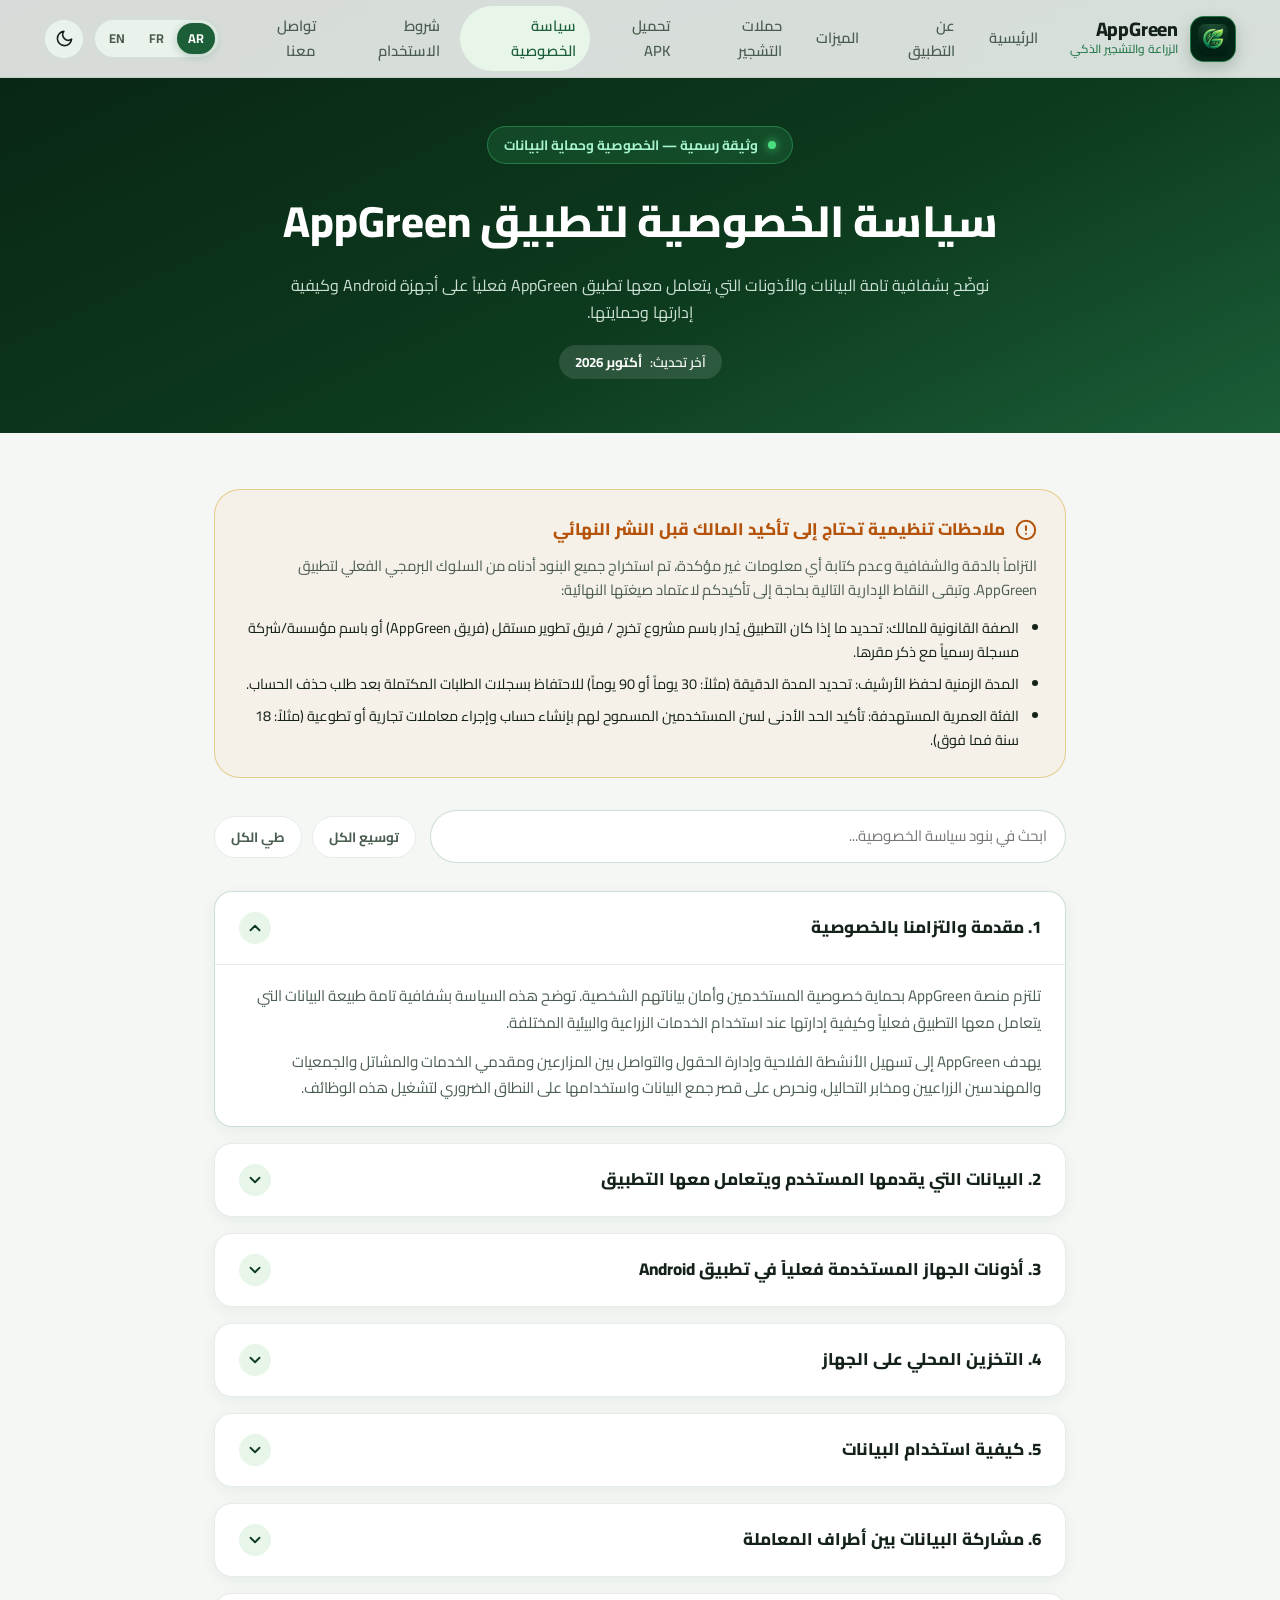
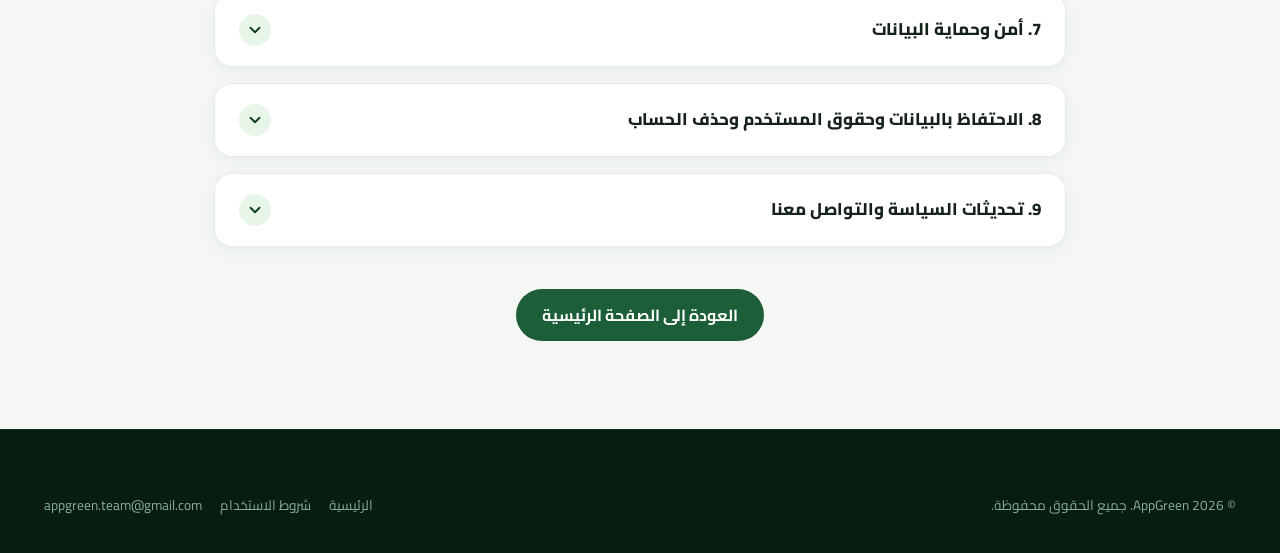
<file: privacy.html>
<!DOCTYPE html>
<html lang="ar" dir="rtl" data-theme="light">
<head>
  <meta charset="UTF-8" />
  <meta name="viewport" content="width=device-width, initial-scale=1.0" />
  <title>سياسة الخصوصية — AppGreen</title>
  <meta name="description" content="سياسة الخصوصية الرسمية لتطبيق AppGreen على نظام Android — شفافية كاملة حول البيانات والأذونات وحقوق المستخدمين." />
  <link rel="icon" type="image/png" href="./assets/images/app_logo.png" />

  <link rel="preconnect" href="https://fonts.googleapis.com" />
  <link rel="preconnect" href="https://fonts.gstatic.com" crossorigin />
  <link href="https://fonts.googleapis.com/css2?family=Cairo:wght@400;600;700;800&family=Plus+Jakarta+Sans:wght@400;500;600;700;800&display=swap" rel="stylesheet" />

  <link rel="stylesheet" href="./assets/css/styles.css" />
</head>
<body data-page="privacy">

  <!-- Navigation Header -->
  <header class="site-header" id="siteHeader">
    <div class="container nav-inner">
      <a href="./index.html" class="brand-link">
        <div class="brand-logo-wrap">
          <img src="./assets/images/app_logo.png" alt="AppGreen Logo" />
        </div>
        <div class="brand-text">
          <span class="brand-name">AppGreen</span>
          <span class="brand-subtitle" data-i18n="nav.brandSubtitle">الزراعة والتشجير الذكي</span>
        </div>
      </a>

      <nav class="nav-links" id="navLinks">
        <a href="./index.html" class="nav-link" data-i18n="nav.home">الرئيسية</a>
        <a href="./index.html#about" class="nav-link" data-i18n="nav.about">عن التطبيق</a>
        <a href="./index.html#features" class="nav-link" data-i18n="nav.features">الميزات</a>
        <a href="./index.html#campaigns-map" class="nav-link" data-i18n="nav.campaigns">حملات التشجير</a>
        <a href="./index.html#download" class="nav-link" data-i18n="nav.download">تحميل APK</a>
        <a href="./privacy.html" class="nav-link active" data-i18n="nav.privacy">سياسة الخصوصية</a>
        <a href="./terms.html" class="nav-link" data-i18n="nav.terms">شروط الاستخدام</a>
        <a href="./index.html#contact" class="nav-link" data-i18n="nav.contact">تواصل معنا</a>
      </nav>

      <div class="nav-actions">
        <div class="lang-switcher" role="group" aria-label="Language Switcher">
          <button type="button" class="lang-btn active" data-lang="ar">AR</button>
          <button type="button" class="lang-btn" data-lang="fr">FR</button>
          <button type="button" class="lang-btn" data-lang="en">EN</button>
        </div>

        <button type="button" class="theme-toggle-btn" id="themeToggleBtn" aria-label="Toggle Theme"></button>

        <button type="button" class="mobile-menu-btn" id="mobileMenuBtn" aria-label="Menu">
          <svg width="22" height="22" viewBox="0 0 24 24" fill="none" stroke="currentColor" stroke-width="2.2" stroke-linecap="round" stroke-linejoin="round"><line x1="3" y1="12" x2="21" y2="12"/><line x1="3" y1="6" x2="21" y2="6"/><line x1="3" y1="18" x2="21" y2="18"/></svg>
        </button>
      </div>
    </div>
  </header>

  <!-- Legal Hero Banner -->
  <section class="legal-hero">
    <div class="container">
      <div class="hero-badge" style="margin-inline:auto;">
        <span class="hero-badge-dot"></span>
        <span data-i18n="privacyPage.badge">وثيقة رسمية — الخصوصية وحماية البيانات</span>
      </div>

      <h1 class="legal-hero-title" data-i18n="privacyPage.title">سياسة الخصوصية لتطبيق AppGreen</h1>
      <p class="legal-hero-subtitle" data-i18n="privacyPage.subtitle">
        نوضّح بشفافية تامة البيانات والأذونات التي يتعامل معها تطبيق AppGreen فعلياً على أجهزة Android وكيفية إدارتها وحمايتها.
      </p>

      <div class="legal-updated-pill">
        <span data-i18n="privacyPage.lastUpdatedLabel">آخر تحديث:</span>
        <strong data-i18n="privacyPage.lastUpdatedValue">أكتوبر 2026</strong>
      </div>
    </div>
  </section>

  <!-- Main Privacy Policy Content -->
  <main class="legal-main">
    <div class="legal-container">
      <!-- Confirmation Items Box (Points needing final confirmation from owner) -->
      <div class="confirmation-alert-card" id="privacyConfirmationCard">
        <!-- Rendered dynamically from translations.js -->
      </div>

      <!-- Search & Expand/Collapse Toolbar -->
      <div class="legal-toolbar">
        <div class="legal-search-box">
          <input
            type="search"
            id="legalSearchInput"
            class="legal-search-input"
            data-i18n-placeholder="privacyPage.searchPlaceholder"
            placeholder="ابحث في بنود سياسة الخصوصية..."
          />
        </div>

        <div class="legal-toolbar-actions">
          <button type="button" class="btn-small-pill" id="expandAllBtn" data-i18n="privacyPage.expandAll">توسيع الكل</button>
          <button type="button" class="btn-small-pill" id="collapseAllBtn" data-i18n="privacyPage.collapseAll">طي الكل</button>
        </div>
      </div>

      <!-- Accordion Sections -->
      <div class="legal-sections-list" id="legalSectionsContainer">
        <!-- Rendered dynamically from translations.js -->
      </div>

      <div style="text-align:center;margin-top:42px;">
        <a href="./index.html" class="btn-solid-green">
          <span data-i18n="privacyPage.backHome">العودة إلى الصفحة الرئيسية</span>
        </a>
      </div>
    </div>
  </main>

  <!-- Footer -->
  <footer class="site-footer">
    <div class="container">
      <div class="footer-bottom" style="padding-top:0;">
        <span data-i18n="footer.rights">© 2026 AppGreen. جميع الحقوق محفوظة.</span>
        <div style="display:flex;gap:18px;align-items:center;">
          <a href="./index.html" data-i18n="nav.home">الرئيسية</a>
          <a href="./terms.html" data-i18n="nav.terms">شروط الاستخدام</a>
          <a href="mailto:appgreen.team@gmail.com" style="direction:ltr;">appgreen.team@gmail.com</a>
        </div>
      </div>
    </div>
  </footer>

  <script src="./assets/js/config.js"></script>
  <script src="./assets/js/translations.js"></script>
  <script src="./assets/js/main.js"></script>
</body>
</html>
</file>
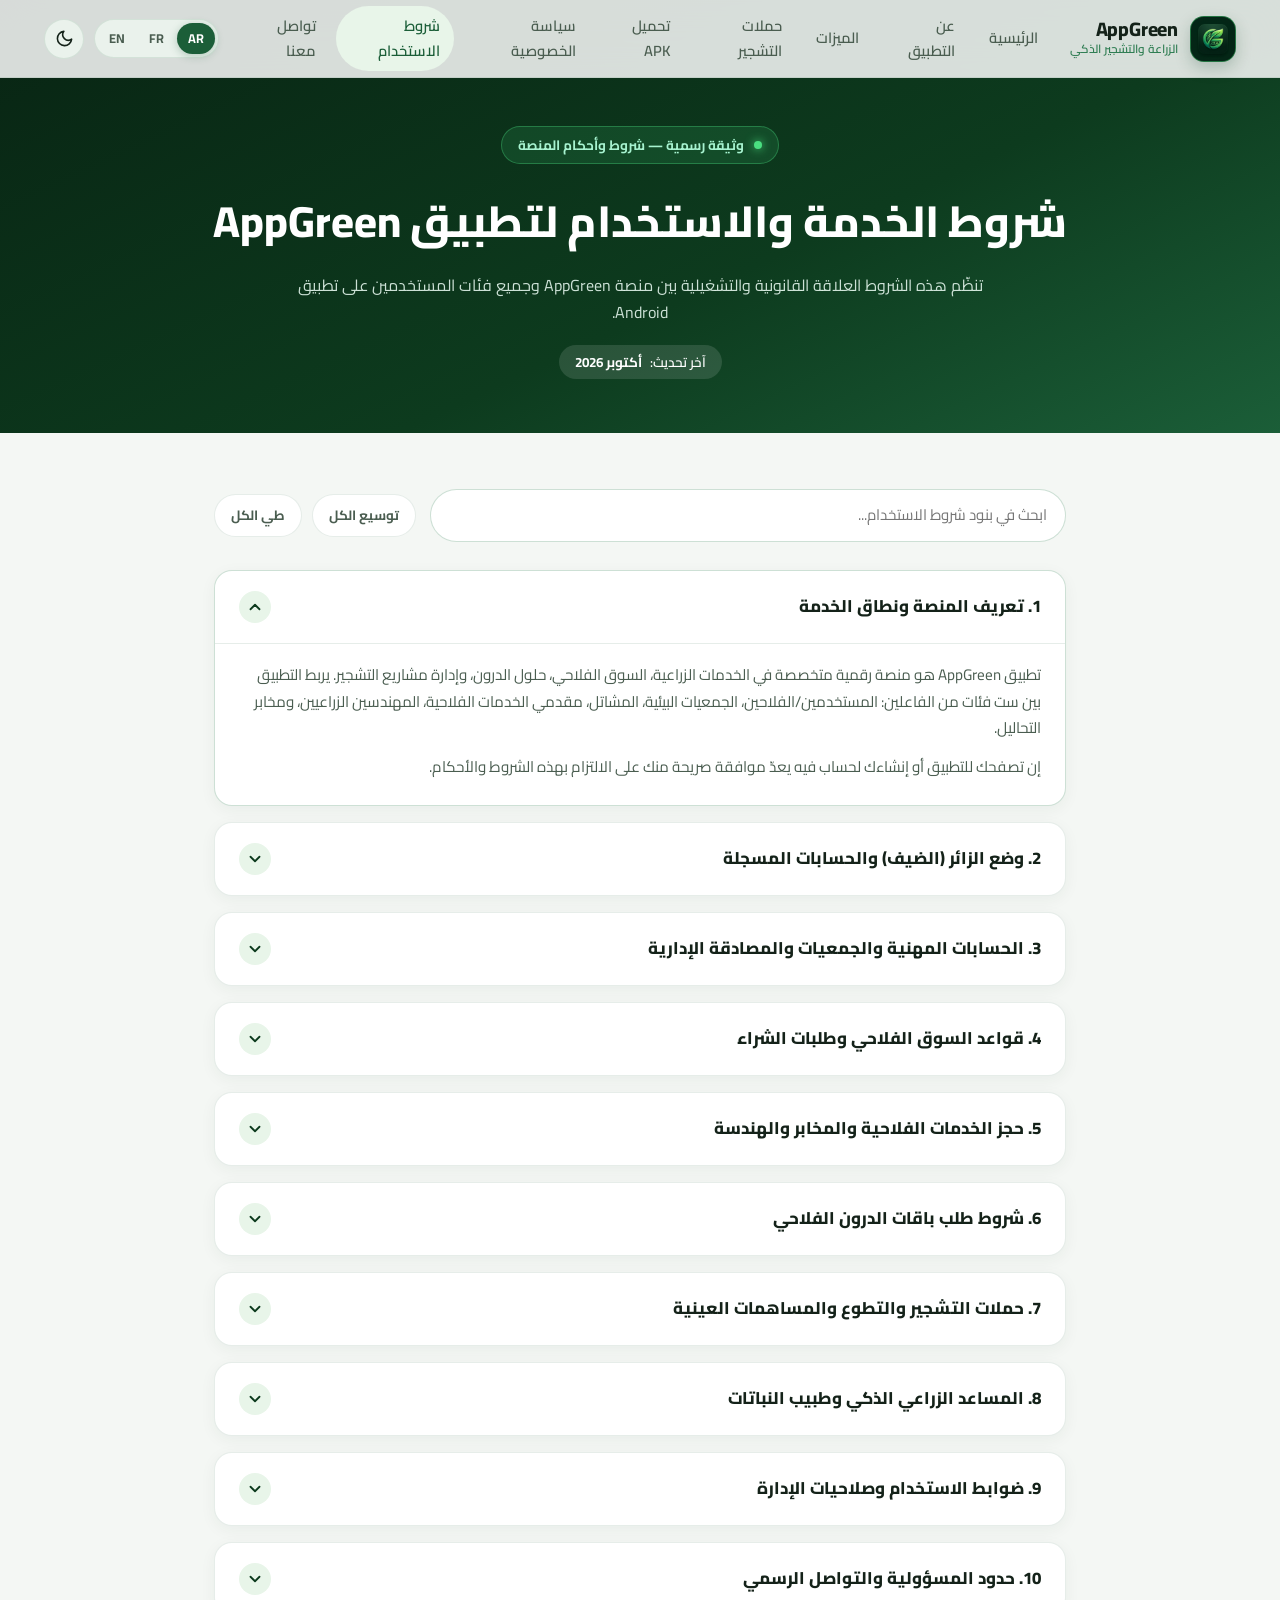
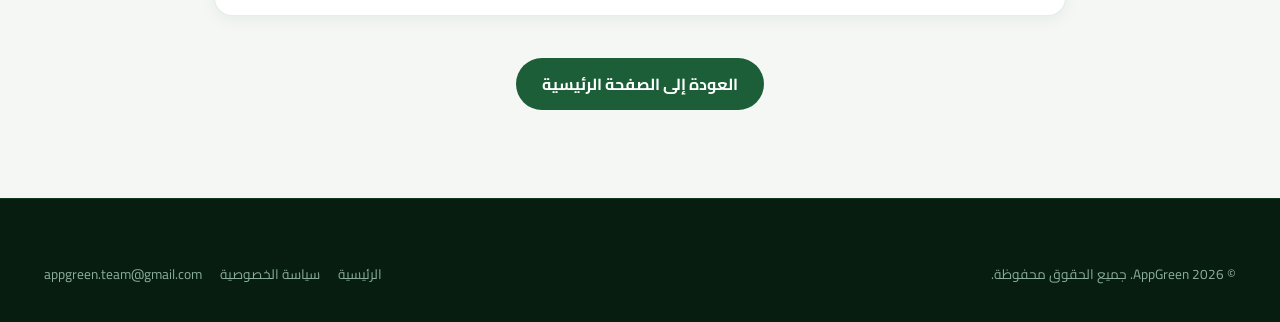
<file: terms.html>
<!DOCTYPE html>
<html lang="ar" dir="rtl" data-theme="light">
<head>
  <meta charset="UTF-8" />
  <meta name="viewport" content="width=device-width, initial-scale=1.0" />
  <title>شروط الخدمة والاستخدام — AppGreen</title>
  <meta name="description" content="شروط الخدمة والاستخدام الرسمية لتطبيق AppGreen على نظام Android — القواعد المنظمة للسوق الفلاحي، الخدمات، الدرون، وحملات التشجير." />
  <link rel="icon" type="image/png" href="./assets/images/app_logo.png" />

  <link rel="preconnect" href="https://fonts.googleapis.com" />
  <link rel="preconnect" href="https://fonts.gstatic.com" crossorigin />
  <link href="https://fonts.googleapis.com/css2?family=Cairo:wght@400;600;700;800&family=Plus+Jakarta+Sans:wght@400;500;600;700;800&display=swap" rel="stylesheet" />

  <link rel="stylesheet" href="./assets/css/styles.css" />
</head>
<body data-page="terms">

  <!-- Navigation Header -->
  <header class="site-header" id="siteHeader">
    <div class="container nav-inner">
      <a href="./index.html" class="brand-link">
        <div class="brand-logo-wrap">
          <img src="./assets/images/app_logo.png" alt="AppGreen Logo" />
        </div>
        <div class="brand-text">
          <span class="brand-name">AppGreen</span>
          <span class="brand-subtitle" data-i18n="nav.brandSubtitle">الزراعة والتشجير الذكي</span>
        </div>
      </a>

      <nav class="nav-links" id="navLinks">
        <a href="./index.html" class="nav-link" data-i18n="nav.home">الرئيسية</a>
        <a href="./index.html#about" class="nav-link" data-i18n="nav.about">عن التطبيق</a>
        <a href="./index.html#features" class="nav-link" data-i18n="nav.features">الميزات</a>
        <a href="./index.html#campaigns-map" class="nav-link" data-i18n="nav.campaigns">حملات التشجير</a>
        <a href="./index.html#download" class="nav-link" data-i18n="nav.download">تحميل APK</a>
        <a href="./privacy.html" class="nav-link" data-i18n="nav.privacy">سياسة الخصوصية</a>
        <a href="./terms.html" class="nav-link active" data-i18n="nav.terms">شروط الاستخدام</a>
        <a href="./index.html#contact" class="nav-link" data-i18n="nav.contact">تواصل معنا</a>
      </nav>

      <div class="nav-actions">
        <div class="lang-switcher" role="group" aria-label="Language Switcher">
          <button type="button" class="lang-btn active" data-lang="ar">AR</button>
          <button type="button" class="lang-btn" data-lang="fr">FR</button>
          <button type="button" class="lang-btn" data-lang="en">EN</button>
        </div>

        <button type="button" class="theme-toggle-btn" id="themeToggleBtn" aria-label="Toggle Theme"></button>

        <button type="button" class="mobile-menu-btn" id="mobileMenuBtn" aria-label="Menu">
          <svg width="22" height="22" viewBox="0 0 24 24" fill="none" stroke="currentColor" stroke-width="2.2" stroke-linecap="round" stroke-linejoin="round"><line x1="3" y1="12" x2="21" y2="12"/><line x1="3" y1="6" x2="21" y2="6"/><line x1="3" y1="18" x2="21" y2="18"/></svg>
        </button>
      </div>
    </div>
  </header>

  <!-- Legal Hero Banner -->
  <section class="legal-hero">
    <div class="container">
      <div class="hero-badge" style="margin-inline:auto;">
        <span class="hero-badge-dot"></span>
        <span data-i18n="termsPage.badge">وثيقة رسمية — شروط وأحكام المنصة</span>
      </div>

      <h1 class="legal-hero-title" data-i18n="termsPage.title">شروط الخدمة والاستخدام لتطبيق AppGreen</h1>
      <p class="legal-hero-subtitle" data-i18n="termsPage.subtitle">
        تنظّم هذه الشروط العلاقة القانونية والتشغيلية بين منصة AppGreen وجميع فئات المستخدمين على تطبيق Android.
      </p>

      <div class="legal-updated-pill">
        <span data-i18n="termsPage.lastUpdatedLabel">آخر تحديث:</span>
        <strong data-i18n="termsPage.lastUpdatedValue">أكتوبر 2026</strong>
      </div>
    </div>
  </section>

  <!-- Main Terms of Service Content -->
  <main class="legal-main">
    <div class="legal-container">
      <!-- Search & Expand/Collapse Toolbar -->
      <div class="legal-toolbar">
        <div class="legal-search-box">
          <input
            type="search"
            id="legalSearchInput"
            class="legal-search-input"
            data-i18n-placeholder="termsPage.searchPlaceholder"
            placeholder="ابحث في بنود شروط الاستخدام..."
          />
        </div>

        <div class="legal-toolbar-actions">
          <button type="button" class="btn-small-pill" id="expandAllBtn" data-i18n="termsPage.expandAll">توسيع الكل</button>
          <button type="button" class="btn-small-pill" id="collapseAllBtn" data-i18n="termsPage.collapseAll">طي الكل</button>
        </div>
      </div>

      <!-- Accordion Sections -->
      <div class="legal-sections-list" id="legalSectionsContainer">
        <!-- Rendered dynamically from translations.js -->
      </div>

      <div style="text-align:center;margin-top:42px;">
        <a href="./index.html" class="btn-solid-green">
          <span data-i18n="termsPage.backHome">العودة إلى الصفحة الرئيسية</span>
        </a>
      </div>
    </div>
  </main>

  <!-- Footer -->
  <footer class="site-footer">
    <div class="container">
      <div class="footer-bottom" style="padding-top:0;">
        <span data-i18n="footer.rights">© 2026 AppGreen. جميع الحقوق محفوظة.</span>
        <div style="display:flex;gap:18px;align-items:center;">
          <a href="./index.html" data-i18n="nav.home">الرئيسية</a>
          <a href="./privacy.html" data-i18n="nav.privacy">سياسة الخصوصية</a>
          <a href="mailto:appgreen.team@gmail.com" style="direction:ltr;">appgreen.team@gmail.com</a>
        </div>
      </div>
    </div>
  </footer>

  <script src="./assets/js/config.js"></script>
  <script src="./assets/js/translations.js"></script>
  <script src="./assets/js/main.js"></script>
</body>
</html>
</file>
<file: assets/css/styles.css>
/* ==========================================================================
   AppGreen Official Website — Bespoke Bio-Digital AgriTech Design System
   Colors extracted directly from AppGreen Android Theme.kt & Color.kt
   ========================================================================== */

:root {
  /* Brand Colors (from AppGreen Color.kt & Theme.kt) */
  --forest-deep: #092914;
  --forest-dark: #0D3B1E;
  --green-dark: #1B5E38;
  --green-primary: #2E7D52;
  --green-light: #4CAF7A;
  --leaf-neon: #4ADE80;
  --leaf-soft: #86EFAC;
  --solar-gold: #D4A017;
  --solar-gold-light: rgba(212, 160, 23, 0.14);

  /* Light Theme Surfaces */
  --bg-main: #F4F7F4;
  --bg-alt: #EAF2EC;
  --surface: #FFFFFF;
  --surface-elevated: #FFFFFF;
  --surface-warm: #F5F0E8;
  --surface-glass: rgba(255, 255, 255, 0.84);
  --primary-container: #E8F5E9;
  --on-primary-container: #0D3B1E;

  /* Typography Colors */
  --text-primary: #142219;
  --text-secondary: #4A5D50;
  --text-muted: #6E8074;

  /* Borders & Shadows */
  --border-subtle: rgba(27, 94, 56, 0.11);
  --border-strong: rgba(46, 125, 82, 0.24);
  --shadow-sm: 0 4px 16px rgba(13, 59, 30, 0.05);
  --shadow-md: 0 14px 34px rgba(13, 59, 30, 0.08);
  --shadow-lg: 0 24px 60px rgba(9, 41, 20, 0.14);
  --shadow-glow: 0 12px 32px rgba(46, 125, 82, 0.25);

  /* Layout & Radius */
  --radius-sm: 12px;
  --radius-md: 18px;
  --radius-lg: 26px;
  --radius-xl: 34px;
  --radius-pill: 999px;
  --container-width: 1240px;
  --header-height: 78px;
  --transition-fast: 0.22s cubic-bezier(0.22, 1, 0.36, 1);
  --transition-smooth: 0.42s cubic-bezier(0.22, 1, 0.36, 1);
}

[data-theme="dark"] {
  --bg-main: #0D130F;
  --bg-alt: #121B15;
  --surface: #17221B;
  --surface-elevated: #1D2B22;
  --surface-warm: #1F2922;
  --surface-glass: rgba(23, 34, 27, 0.86);
  --primary-container: #163E27;
  --on-primary-container: #B4F4CA;

  --text-primary: #ECF3EE;
  --text-secondary: #A7BBAF;
  --text-muted: #7C9284;

  --border-subtle: rgba(74, 222, 128, 0.12);
  --border-strong: rgba(74, 222, 128, 0.28);
  --shadow-sm: 0 4px 16px rgba(0, 0, 0, 0.25);
  --shadow-md: 0 14px 34px rgba(0, 0, 0, 0.35);
  --shadow-lg: 0 24px 60px rgba(0, 0, 0, 0.5);
  --shadow-glow: 0 12px 32px rgba(74, 222, 128, 0.18);
}

/* ==========================================================================
   Reset & Base Typography
   ========================================================================== */

*,
*::before,
*::after {
  box-sizing: border-box;
  margin: 0;
  padding: 0;
}

html {
  scroll-behavior: smooth;
  scroll-padding-top: calc(var(--header-height) + 20px);
}

body {
  background-color: var(--bg-main);
  color: var(--text-primary);
  line-height: 1.65;
  overflow-x: hidden;
  transition: background-color 0.3s ease, color 0.3s ease;
  -webkit-font-smoothing: antialiased;
}

html[dir="rtl"] body {
  font-family: 'Cairo', 'Tajawal', system-ui, -apple-system, sans-serif;
}

html[dir="ltr"] body {
  font-family: 'Plus Jakarta Sans', 'Inter', system-ui, -apple-system, sans-serif;
}

img {
  max-width: 100%;
  display: block;
}

a {
  color: inherit;
  text-decoration: none;
}

button {
  font: inherit;
  cursor: pointer;
  border: none;
  background: none;
}

ul {
  list-style: none;
}

.container {
  width: 100%;
  max-width: var(--container-width);
  margin-inline: auto;
  padding-inline: 24px;
}

/* ==========================================================================
   Top Navigation Bar
   ========================================================================== */

.site-header {
  position: fixed;
  top: 0;
  inset-inline: 0;
  height: var(--header-height);
  z-index: 1000;
  background: var(--surface-glass);
  backdrop-filter: blur(18px);
  -webkit-backdrop-filter: blur(18px);
  border-bottom: 1px solid var(--border-subtle);
  transition: var(--transition-fast);
}

.site-header.scrolled {
  box-shadow: var(--shadow-sm);
}

.nav-inner {
  height: 100%;
  display: flex;
  align-items: center;
  justify-content: space-between;
  gap: 18px;
}

.brand-link {
  display: flex;
  align-items: center;
  gap: 12px;
  flex-shrink: 0;
}

.brand-logo-wrap {
  width: 46px;
  height: 46px;
  border-radius: 14px;
  overflow: hidden;
  box-shadow: 0 6px 16px rgba(13, 59, 30, 0.22);
  border: 1.5px solid rgba(74, 222, 128, 0.35);
  background: var(--forest-dark);
  flex-shrink: 0;
}

.brand-logo-wrap img {
  width: 100%;
  height: 100%;
  object-fit: cover;
}

.brand-text {
  display: flex;
  flex-direction: column;
}

.brand-name {
  font-size: 1.22rem;
  font-weight: 800;
  letter-spacing: -0.01em;
  color: var(--text-primary);
  line-height: 1.15;
}

.brand-subtitle {
  font-size: 0.74rem;
  font-weight: 600;
  color: var(--green-primary);
}

[data-theme="dark"] .brand-subtitle {
  color: var(--leaf-neon);
}

.nav-links {
  display: flex;
  align-items: center;
  gap: 6px;
}

.nav-link {
  padding: 8px 14px;
  border-radius: var(--radius-pill);
  font-size: 0.92rem;
  font-weight: 600;
  color: var(--text-secondary);
  transition: var(--transition-fast);
}

.nav-link:hover,
.nav-link.active {
  color: var(--green-dark);
  background: var(--primary-container);
}

[data-theme="dark"] .nav-link:hover,
[data-theme="dark"] .nav-link.active {
  color: var(--leaf-neon);
}

.nav-actions {
  display: flex;
  align-items: center;
  gap: 10px;
}

/* Language Switcher Pill */
.lang-switcher {
  display: inline-flex;
  align-items: center;
  background: var(--bg-alt);
  border: 1px solid var(--border-subtle);
  border-radius: var(--radius-pill);
  padding: 3px;
  gap: 2px;
}

.lang-btn {
  padding: 5px 11px;
  border-radius: var(--radius-pill);
  font-size: 0.8rem;
  font-weight: 700;
  color: var(--text-secondary);
  transition: var(--transition-fast);
}

.lang-btn:hover {
  color: var(--text-primary);
}

.lang-btn.active {
  background: var(--green-dark);
  color: #FFFFFF;
  box-shadow: 0 2px 8px rgba(27, 94, 56, 0.28);
}

[data-theme="dark"] .lang-btn.active {
  background: var(--leaf-neon);
  color: #062411;
}

/* Theme Toggle Button */
.theme-toggle-btn {
  width: 40px;
  height: 40px;
  border-radius: 50%;
  display: inline-flex;
  align-items: center;
  justify-content: center;
  background: var(--bg-alt);
  border: 1px solid var(--border-subtle);
  color: var(--text-primary);
  transition: var(--transition-fast);
}

.theme-toggle-btn:hover {
  border-color: var(--green-primary);
  transform: translateY(-1px);
}

.theme-toggle-btn svg {
  width: 19px;
  height: 19px;
}

/* Mobile Menu Button */
.mobile-menu-btn {
  display: none;
  width: 40px;
  height: 40px;
  border-radius: 12px;
  align-items: center;
  justify-content: center;
  background: var(--bg-alt);
  border: 1px solid var(--border-subtle);
  color: var(--text-primary);
}

/* ==========================================================================
   Hero Section — Bio-Digital Forest Showcase
   ========================================================================== */

.hero-section {
  position: relative;
  padding-top: calc(var(--header-height) + 48px);
  padding-bottom: 92px;
  background:
    radial-gradient(circle at 15% 20%, rgba(74, 222, 128, 0.16), transparent 42%),
    radial-gradient(circle at 85% 75%, rgba(212, 160, 23, 0.12), transparent 40%),
    linear-gradient(160deg, #071F10 0%, #0D3B1E 52%, #164E2E 100%);
  color: #FFFFFF;
  overflow: hidden;
}

/* Subtle Tech Circuit + Leaf Grid Pattern */
.hero-bg-pattern {
  position: absolute;
  inset: 0;
  opacity: 0.12;
  background-image:
    linear-gradient(rgba(74, 222, 128, 0.22) 1px, transparent 1px),
    linear-gradient(90deg, rgba(74, 222, 128, 0.22) 1px, transparent 1px);
  background-size: 48px 48px;
  mask-image: radial-gradient(ellipse at center, black 35%, transparent 80%);
  -webkit-mask-image: radial-gradient(ellipse at center, black 35%, transparent 80%);
  pointer-events: none;
}

.hero-grid {
  position: relative;
  z-index: 2;
  display: grid;
  grid-template-columns: 1.08fr 0.92fr;
  align-items: center;
  gap: 54px;
}

.hero-badge {
  display: inline-flex;
  align-items: center;
  gap: 10px;
  padding: 7px 16px;
  border-radius: var(--radius-pill);
  background: rgba(74, 222, 128, 0.13);
  border: 1px solid rgba(74, 222, 128, 0.34);
  color: #A7F3D0;
  font-size: 0.85rem;
  font-weight: 700;
  margin-bottom: 22px;
}

.hero-badge-dot {
  width: 8px;
  height: 8px;
  border-radius: 50%;
  background: var(--leaf-neon);
  box-shadow: 0 0 10px var(--leaf-neon);
}

.hero-title {
  font-size: clamp(2.15rem, 4.1vw, 3.45rem);
  font-weight: 800;
  line-height: 1.22;
  margin-bottom: 22px;
  letter-spacing: -0.02em;
}

.hero-title-highlight {
  display: block;
  background: linear-gradient(92deg, #86EFAC 0%, #4ADE80 55%, #FDE047 100%);
  -webkit-background-clip: text;
  background-clip: text;
  color: transparent;
}

.hero-description {
  font-size: 1.06rem;
  color: rgba(236, 253, 245, 0.84);
  line-height: 1.78;
  margin-bottom: 32px;
  max-width: 610px;
}

.hero-cta-group {
  display: flex;
  flex-wrap: wrap;
  align-items: center;
  gap: 14px;
  margin-bottom: 32px;
}

.btn {
  display: inline-flex;
  align-items: center;
  justify-content: center;
  gap: 10px;
  padding: 14px 26px;
  border-radius: var(--radius-pill);
  font-weight: 700;
  font-size: 0.96rem;
  transition: var(--transition-fast);
}

.btn svg {
  width: 20px;
  height: 20px;
  flex-shrink: 0;
}

.btn-primary-hero {
  background: linear-gradient(135deg, #4ADE80 0%, #22C55E 100%);
  color: #052912;
  box-shadow: 0 12px 28px rgba(34, 197, 94, 0.32);
}

.btn-primary-hero:hover {
  transform: translateY(-2px);
  box-shadow: 0 16px 34px rgba(34, 197, 94, 0.44);
}

.btn-secondary-hero {
  background: rgba(255, 255, 255, 0.09);
  color: #FFFFFF;
  border: 1px solid rgba(255, 255, 255, 0.24);
  backdrop-filter: blur(8px);
}

.btn-secondary-hero:hover {
  background: rgba(255, 255, 255, 0.16);
  transform: translateY(-2px);
}

.hero-meta-strip {
  display: flex;
  flex-wrap: wrap;
  gap: 18px;
  padding-top: 20px;
  border-top: 1px solid rgba(255, 255, 255, 0.12);
}

.hero-meta-item {
  display: inline-flex;
  align-items: center;
  gap: 8px;
  font-size: 0.85rem;
  color: rgba(236, 253, 245, 0.82);
  font-weight: 600;
}

.hero-meta-item svg {
  width: 17px;
  height: 17px;
  color: var(--leaf-neon);
}

/* Hero Visual — Real App Mockups Showcase */
.hero-visual {
  position: relative;
  display: flex;
  align-items: center;
  justify-content: center;
  min-height: 540px;
}

.hero-glow-orb {
  position: absolute;
  width: 390px;
  height: 390px;
  border-radius: 50%;
  background: radial-gradient(circle, rgba(74, 222, 128, 0.32) 0%, transparent 70%);
  filter: blur(30px);
  z-index: 0;
}

.phone-stage {
  position: relative;
  width: 100%;
  max-width: 500px;
  height: 520px;
  display: flex;
  align-items: center;
  justify-content: center;
  z-index: 2;
}

.phone-mockup {
  position: absolute;
  border-radius: 34px;
  padding: 9px;
  background: linear-gradient(145deg, #243B2B 0%, #0A160E 100%);
  border: 2px solid rgba(134, 239, 172, 0.35);
  box-shadow: 0 28px 65px rgba(0, 0, 0, 0.55);
  transition: transform 0.5s cubic-bezier(0.22, 1, 0.36, 1);
  cursor: pointer;
}

.phone-mockup-inner {
  border-radius: 26px;
  overflow: hidden;
  background: #0D3B1E;
}

.phone-mockup-inner img {
  width: 100%;
  height: auto;
  display: block;
}

.phone-center {
  width: 248px;
  z-index: 4;
  transform: translateY(-6px);
}

.phone-center:hover {
  transform: translateY(-14px) scale(1.02);
}

.phone-left {
  width: 205px;
  z-index: 2;
  transform: translate(-135px, 24px) rotate(-8deg);
  opacity: 0.92;
}

.phone-left:hover {
  transform: translate(-142px, 12px) rotate(-5deg) scale(1.03);
  opacity: 1;
  z-index: 5;
}

.phone-right {
  width: 205px;
  z-index: 3;
  transform: translate(135px, 28px) rotate(8deg);
  opacity: 0.92;
}

.phone-right:hover {
  transform: translate(142px, 14px) rotate(5deg) scale(1.03);
  opacity: 1;
  z-index: 5;
}

/* Floating Hero Info Badges */
.hero-float-card {
  position: absolute;
  z-index: 6;
  display: flex;
  align-items: center;
  gap: 12px;
  padding: 11px 16px;
  border-radius: 18px;
  background: rgba(13, 45, 25, 0.88);
  border: 1px solid rgba(134, 239, 172, 0.32);
  backdrop-filter: blur(14px);
  box-shadow: 0 16px 32px rgba(0, 0, 0, 0.36);
  animation: floatPulse 5s ease-in-out infinite;
}

.hero-float-card.card-top {
  top: 14px;
  inset-inline-start: -10px;
}

.hero-float-card.card-bottom {
  bottom: 16px;
  inset-inline-end: -10px;
  animation-delay: 2.2s;
}

.hero-float-icon {
  width: 40px;
  height: 40px;
  border-radius: 12px;
  background: rgba(74, 222, 128, 0.18);
  color: var(--leaf-neon);
  display: flex;
  align-items: center;
  justify-content: center;
  flex-shrink: 0;
}

.hero-float-icon img {
  width: 100%;
  height: 100%;
  object-fit: cover;
  border-radius: 12px;
}

.hero-float-title {
  font-size: 0.84rem;
  font-weight: 800;
  color: #FFFFFF;
}

.hero-float-sub {
  font-size: 0.73rem;
  color: rgba(209, 250, 229, 0.8);
}

@keyframes floatPulse {
  0%, 100% {
    transform: translateY(0);
  }
  50% {
    transform: translateY(-7px);
  }
}

/* ==========================================================================
   Section Common Headers
   ========================================================================== */

.section {
  padding-block: 96px;
}

.section-alt {
  background-color: var(--bg-alt);
}

.section-header {
  text-align: center;
  max-width: 760px;
  margin-inline: auto;
  margin-bottom: 56px;
}

.section-tag {
  display: inline-flex;
  align-items: center;
  gap: 8px;
  padding: 6px 16px;
  border-radius: var(--radius-pill);
  background: var(--primary-container);
  color: var(--on-primary-container);
  font-size: 0.82rem;
  font-weight: 800;
  margin-bottom: 14px;
  border: 1px solid var(--border-strong);
}

.section-title {
  font-size: clamp(1.75rem, 3vw, 2.5rem);
  font-weight: 800;
  color: var(--text-primary);
  line-height: 1.26;
  margin-bottom: 14px;
}

.section-subtitle {
  font-size: 1.02rem;
  color: var(--text-secondary);
  line-height: 1.72;
}

/* ==========================================================================
   About Section & 6 Ecosystem Roles
   ========================================================================== */

.about-overview-grid {
  display: grid;
  grid-template-columns: 1.05fr 0.95fr;
  gap: 36px;
  align-items: stretch;
  margin-bottom: 64px;
}

.about-vision-card {
  background: linear-gradient(145deg, var(--forest-dark) 0%, var(--green-dark) 100%);
  color: #FFFFFF;
  border-radius: var(--radius-lg);
  padding: 38px;
  position: relative;
  overflow: hidden;
  box-shadow: var(--shadow-md);
  display: flex;
  flex-direction: column;
  justify-content: space-between;
}

.about-vision-header {
  display: flex;
  align-items: center;
  gap: 16px;
  margin-bottom: 22px;
}

.about-vision-logo {
  width: 64px;
  height: 64px;
  border-radius: 18px;
  border: 2px solid rgba(134, 239, 172, 0.4);
  box-shadow: 0 8px 20px rgba(0, 0, 0, 0.25);
}

.about-vision-title {
  font-size: 1.45rem;
  font-weight: 800;
  margin-bottom: 14px;
}

.about-vision-text {
  font-size: 0.98rem;
  color: rgba(236, 253, 245, 0.88);
  line-height: 1.78;
  margin-bottom: 16px;
}

/* Secondary Video Showcase Card in About Section (assets/video/appgreen.mp4) */
.about-field-video-card {
  margin-top: 18px;
  border-radius: 18px;
  overflow: hidden;
  border: 1.5px solid rgba(134, 239, 172, 0.38);
  background: #04130A;
  box-shadow: 0 18px 42px rgba(0, 0, 0, 0.42);
}

.about-field-video-stage {
  position: relative;
  width: 100%;
  height: 360px;
  display: flex;
  align-items: center;
  justify-content: center;
  overflow: hidden;
  background: #04130A;
}

.about-field-video-ambient {
  position: absolute;
  inset: 0;
  width: 100%;
  height: 100%;
  object-fit: cover;
  filter: blur(22px) brightness(0.45) saturate(1.15);
  transform: scale(1.08);
  pointer-events: none;
  z-index: 0;
}

.about-field-video-main {
  position: relative;
  z-index: 1;
  width: auto;
  height: 100%;
  max-width: 100%;
  object-fit: contain;
  display: block;
  cursor: pointer;
}

.about-field-video-bar {
  position: absolute;
  bottom: 10px;
  inset-inline: 10px;
  z-index: 3;
  display: flex;
  flex-wrap: wrap;
  align-items: center;
  justify-content: space-between;
  gap: 10px;
  padding: 10px 14px;
  border-radius: 14px;
  background: rgba(5, 22, 12, 0.86);
  border: 1px solid rgba(134, 239, 172, 0.34);
  backdrop-filter: blur(10px);
}

.about-field-video-info {
  display: flex;
  flex-direction: column;
  gap: 2px;
}

.about-field-video-badge {
  font-size: 0.72rem;
  font-weight: 800;
  color: #86EFAC;
}

.about-field-video-title {
  font-size: 0.86rem;
  font-weight: 800;
  color: #FFFFFF;
}

.about-pillars-list {
  display: flex;
  flex-direction: column;
  gap: 16px;
}

.pillar-card {
  background: var(--surface);
  border: 1px solid var(--border-subtle);
  border-radius: var(--radius-md);
  padding: 22px 24px;
  box-shadow: var(--shadow-sm);
  display: flex;
  align-items: flex-start;
  gap: 16px;
  transition: var(--transition-fast);
}

.pillar-card:hover {
  border-color: var(--green-primary);
  transform: translateY(-3px);
  box-shadow: var(--shadow-md);
}

.pillar-icon {
  width: 46px;
  height: 46px;
  border-radius: 14px;
  background: var(--primary-container);
  color: var(--green-primary);
  display: flex;
  align-items: center;
  justify-content: center;
  flex-shrink: 0;
}

[data-theme="dark"] .pillar-icon {
  color: var(--leaf-neon);
}

.pillar-title {
  font-size: 1.05rem;
  font-weight: 800;
  margin-bottom: 5px;
  color: var(--text-primary);
}

.pillar-desc {
  font-size: 0.91rem;
  color: var(--text-secondary);
}

/* 6 Roles Grid */
.roles-header-box {
  text-align: center;
  margin-bottom: 34px;
}

.roles-header-box h3 {
  font-size: 1.55rem;
  font-weight: 800;
  margin-bottom: 8px;
}

.roles-header-box p {
  color: var(--text-secondary);
  font-size: 0.96rem;
}

.roles-grid {
  display: grid;
  grid-template-columns: repeat(3, 1fr);
  gap: 22px;
}

.role-card {
  background: var(--surface);
  border: 1px solid var(--border-subtle);
  border-radius: var(--radius-md);
  padding: 26px;
  box-shadow: var(--shadow-sm);
  transition: var(--transition-fast);
  position: relative;
  overflow: hidden;
}

.role-card::before {
  content: "";
  position: absolute;
  top: 0;
  inset-inline: 0;
  height: 4px;
  background: linear-gradient(90deg, var(--green-primary), var(--leaf-neon));
  opacity: 0.75;
}

.role-card:hover {
  transform: translateY(-4px);
  border-color: var(--border-strong);
  box-shadow: var(--shadow-md);
}

.role-card-top {
  display: flex;
  align-items: center;
  justify-content: space-between;
  gap: 12px;
  margin-bottom: 14px;
}

.role-title {
  font-size: 1.08rem;
  font-weight: 800;
  color: var(--text-primary);
}

.role-badge {
  font-size: 0.74rem;
  font-weight: 700;
  padding: 4px 10px;
  border-radius: var(--radius-pill);
  background: var(--primary-container);
  color: var(--on-primary-container);
}

.role-desc {
  font-size: 0.9rem;
  color: var(--text-secondary);
  line-height: 1.68;
}

/* ==========================================================================
   Features Section
   ========================================================================== */

.features-grid {
  display: grid;
  grid-template-columns: repeat(3, 1fr);
  gap: 26px;
}

.feature-card {
  background: var(--surface);
  border: 1px solid var(--border-subtle);
  border-radius: var(--radius-lg);
  padding: 30px;
  box-shadow: var(--shadow-sm);
  display: flex;
  flex-direction: column;
  justify-content: space-between;
  transition: var(--transition-smooth);
}

.feature-card:hover {
  transform: translateY(-6px);
  border-color: var(--green-primary);
  box-shadow: var(--shadow-md);
}

.feature-card-top {
  display: flex;
  align-items: center;
  justify-content: space-between;
  margin-bottom: 20px;
}

.feature-icon-box {
  width: 54px;
  height: 54px;
  border-radius: 16px;
  background: linear-gradient(135deg, var(--green-dark) 0%, var(--green-primary) 100%);
  color: #FFFFFF;
  display: flex;
  align-items: center;
  justify-content: center;
  box-shadow: 0 8px 20px rgba(27, 94, 56, 0.24);
}

.feature-icon-box svg {
  width: 26px;
  height: 26px;
}

.feature-badge {
  padding: 5px 12px;
  border-radius: var(--radius-pill);
  font-size: 0.76rem;
  font-weight: 700;
  background: var(--bg-alt);
  color: var(--green-primary);
  border: 1px solid var(--border-subtle);
}

[data-theme="dark"] .feature-badge {
  color: var(--leaf-neon);
}

.feature-title {
  font-size: 1.2rem;
  font-weight: 800;
  color: var(--text-primary);
  margin-bottom: 12px;
  line-height: 1.35;
}

.feature-desc {
  font-size: 0.93rem;
  color: var(--text-secondary);
  line-height: 1.7;
  margin-bottom: 20px;
}

.feature-highlights {
  border-top: 1px solid var(--border-subtle);
  padding-top: 16px;
  display: flex;
  flex-direction: column;
  gap: 8px;
}

.feature-highlight-item {
  display: flex;
  align-items: center;
  gap: 8px;
  font-size: 0.84rem;
  font-weight: 600;
  color: var(--text-primary);
}

.feature-highlight-item svg {
  width: 16px;
  height: 16px;
  color: var(--green-light);
  flex-shrink: 0;
}

/* ==========================================================================
   Screenshots Interactive Gallery
   ========================================================================== */

.screenshot-filters {
  display: flex;
  flex-wrap: wrap;
  justify-content: center;
  gap: 10px;
  margin-bottom: 42px;
}

.filter-tab-btn {
  padding: 10px 20px;
  border-radius: var(--radius-pill);
  background: var(--surface);
  border: 1px solid var(--border-subtle);
  color: var(--text-secondary);
  font-size: 0.9rem;
  font-weight: 700;
  transition: var(--transition-fast);
}

.filter-tab-btn:hover {
  border-color: var(--green-primary);
  color: var(--text-primary);
}

.filter-tab-btn.active {
  background: var(--green-dark);
  color: #FFFFFF;
  border-color: var(--green-dark);
  box-shadow: 0 8px 20px rgba(27, 94, 56, 0.25);
}

[data-theme="dark"] .filter-tab-btn.active {
  background: var(--leaf-neon);
  color: #062411;
  border-color: var(--leaf-neon);
}

.screenshots-grid {
  display: grid;
  grid-template-columns: repeat(auto-fill, minmax(255px, 1fr));
  gap: 26px;
}

.screenshot-card {
  background: var(--surface);
  border: 1px solid var(--border-subtle);
  border-radius: var(--radius-lg);
  padding: 18px;
  box-shadow: var(--shadow-sm);
  transition: var(--transition-smooth);
  cursor: pointer;
  display: flex;
  flex-direction: column;
}

.screenshot-card:hover {
  transform: translateY(-6px);
  border-color: var(--green-primary);
  box-shadow: var(--shadow-md);
}

.screenshot-frame {
  position: relative;
  border-radius: 20px;
  overflow: hidden;
  background: #0D3B1E;
  border: 3px solid #1C2E23;
  aspect-ratio: 9 / 19.5;
  margin-bottom: 16px;
}

.screenshot-frame img {
  width: 100%;
  height: 100%;
  object-fit: cover;
  transition: transform 0.45s ease;
}

.screenshot-card:hover .screenshot-frame img {
  transform: scale(1.03);
}

.screenshot-zoom-overlay {
  position: absolute;
  inset: 0;
  background: rgba(9, 41, 20, 0.45);
  display: flex;
  align-items: center;
  justify-content: center;
  opacity: 0;
  transition: var(--transition-fast);
}

.screenshot-card:hover .screenshot-zoom-overlay {
  opacity: 1;
}

.screenshot-zoom-badge {
  width: 48px;
  height: 48px;
  border-radius: 50%;
  background: #FFFFFF;
  color: var(--forest-dark);
  display: flex;
  align-items: center;
  justify-content: center;
  box-shadow: 0 8px 24px rgba(0, 0, 0, 0.25);
}

.screenshot-title {
  font-size: 1.02rem;
  font-weight: 800;
  color: var(--text-primary);
  margin-bottom: 6px;
}

.screenshot-desc {
  font-size: 0.85rem;
  color: var(--text-secondary);
  line-height: 1.58;
}

/* ==========================================================================
   Download Section (Android APK & GitHub Releases Ready)
   ========================================================================== */

.download-wrapper {
  background: linear-gradient(145deg, #082413 0%, #0D3B1E 55%, #1B5E38 100%);
  border-radius: var(--radius-xl);
  padding: 54px;
  color: #FFFFFF;
  position: relative;
  overflow: hidden;
  box-shadow: var(--shadow-lg);
  border: 1px solid rgba(134, 239, 172, 0.22);
}

.download-grid {
  position: relative;
  z-index: 2;
  display: grid;
  grid-template-columns: 1.1fr 0.9fr;
  gap: 44px;
  align-items: center;
}

.download-status-pill {
  display: inline-flex;
  align-items: center;
  gap: 9px;
  padding: 7px 16px;
  border-radius: var(--radius-pill);
  font-size: 0.82rem;
  font-weight: 800;
  margin-bottom: 20px;
}

.download-status-pill.pending {
  background: rgba(212, 160, 23, 0.2);
  border: 1px solid rgba(253, 224, 71, 0.45);
  color: #FEF08A;
}

.download-status-pill.ready {
  background: rgba(74, 222, 128, 0.2);
  border: 1px solid rgba(74, 222, 128, 0.5);
  color: #BBF7D0;
}

.download-title {
  font-size: clamp(1.8rem, 3vw, 2.5rem);
  font-weight: 800;
  margin-bottom: 14px;
  line-height: 1.25;
}

.download-subtitle {
  font-size: 1rem;
  color: rgba(236, 253, 245, 0.85);
  line-height: 1.72;
  margin-bottom: 22px;
}

.download-notice-box {
  background: rgba(255, 255, 255, 0.08);
  border: 1px solid rgba(255, 255, 255, 0.16);
  border-radius: var(--radius-md);
  padding: 16px 20px;
  font-size: 0.91rem;
  color: #ECFDF5;
  margin-bottom: 26px;
  line-height: 1.65;
}

.download-notice-box.test-alert {
  background: rgba(250, 204, 21, 0.12);
  border: 1px solid rgba(253, 224, 71, 0.42);
  color: #FEF08A;
  font-weight: 600;
}

.download-actions {
  display: flex;
  flex-wrap: wrap;
  gap: 14px;
  margin-bottom: 20px;
}

.btn-apk-download {
  padding: 15px 26px;
  border-radius: var(--radius-pill);
  font-weight: 800;
  font-size: 0.98rem;
  display: inline-flex;
  flex-wrap: wrap;
  align-items: center;
  justify-content: center;
  gap: 12px;
  transition: transform 0.28s cubic-bezier(0.22, 1, 0.36, 1), box-shadow 0.28s ease, background 0.28s ease;
}

.btn-apk-download.ready {
  background: linear-gradient(135deg, #4ADE80 0%, #22C55E 100%);
  color: #052912;
  box-shadow: 0 12px 28px rgba(34, 197, 94, 0.35);
}

.btn-apk-download.ready:hover {
  transform: translateY(-3px) scale(1.01);
  box-shadow: 0 18px 38px rgba(34, 197, 94, 0.52);
}

.btn-apk-download.ready:active {
  transform: translateY(-1px) scale(0.99);
}

.btn-apk-download.ready .android-btn-icon {
  transition: transform 0.28s ease;
  flex-shrink: 0;
}

.btn-apk-download.ready:hover .android-btn-icon {
  transform: translateY(-2px) rotate(-6deg);
}

.apk-btn-meta-pill {
  padding: 4px 10px;
  border-radius: var(--radius-pill);
  background: rgba(5, 41, 18, 0.16);
  border: 1px solid rgba(5, 41, 18, 0.24);
  font-size: 0.76rem;
  font-weight: 800;
  color: #04220E;
  direction: ltr;
  display: inline-block;
}

.download-unknown-sources-box {
  display: flex;
  align-items: flex-start;
  gap: 10px;
  padding: 12px 16px;
  margin-bottom: 24px;
  border-radius: var(--radius-md);
  background: rgba(8, 36, 19, 0.62);
  border: 1px solid rgba(134, 239, 172, 0.28);
  font-size: 0.85rem;
  color: rgba(236, 253, 245, 0.9);
  line-height: 1.6;
}

.download-unknown-sources-box svg {
  flex-shrink: 0;
  color: #86EFAC;
  margin-top: 2px;
}

.btn-apk-download.disabled {
  background: rgba(255, 255, 255, 0.14);
  color: rgba(255, 255, 255, 0.88);
  border: 1px dashed rgba(255, 255, 255, 0.36);
  cursor: not-allowed;
}

.download-steps-title {
  font-size: 0.95rem;
  font-weight: 800;
  color: #A7F3D0;
  margin-bottom: 12px;
}

.download-steps-list {
  display: flex;
  flex-direction: column;
  gap: 10px;
}

.download-step-item {
  display: flex;
  align-items: flex-start;
  gap: 10px;
  font-size: 0.88rem;
  color: rgba(236, 253, 245, 0.86);
}

.step-num {
  width: 24px;
  height: 24px;
  border-radius: 50%;
  background: rgba(74, 222, 128, 0.22);
  color: var(--leaf-neon);
  font-size: 0.78rem;
  font-weight: 800;
  display: inline-flex;
  align-items: center;
  justify-content: center;
  flex-shrink: 0;
  margin-top: 2px;
}

/* Specs Card inside Download */
.download-specs-card {
  background: rgba(10, 32, 18, 0.72);
  border: 1px solid rgba(134, 239, 172, 0.25);
  border-radius: var(--radius-lg);
  padding: 30px;
  backdrop-filter: blur(12px);
}

.specs-card-header {
  display: flex;
  align-items: center;
  gap: 14px;
  padding-bottom: 20px;
  margin-bottom: 20px;
  border-bottom: 1px solid rgba(255, 255, 255, 0.12);
}

.specs-card-header img {
  width: 54px;
  height: 54px;
  border-radius: 14px;
}

.specs-card-header h3 {
  font-size: 1.15rem;
  font-weight: 800;
}

.specs-list {
  display: flex;
  flex-direction: column;
  gap: 14px;
}

.spec-row {
  display: flex;
  align-items: center;
  justify-content: space-between;
  gap: 12px;
  padding-bottom: 12px;
  border-bottom: 1px solid rgba(255, 255, 255, 0.08);
  font-size: 0.9rem;
}

.spec-row:last-child {
  border-bottom: none;
  padding-bottom: 0;
}

.spec-label {
  color: rgba(209, 250, 229, 0.75);
}

.spec-value {
  font-weight: 700;
  color: #FFFFFF;
  direction: ltr;
}

/* ==========================================================================
   Contact Section
   ========================================================================== */

.contact-card-wrap {
  max-width: 760px;
  margin-inline: auto;
  background: var(--surface);
  border: 1px solid var(--border-strong);
  border-radius: var(--radius-xl);
  padding: 44px;
  box-shadow: var(--shadow-md);
  text-align: center;
}

.contact-icon-circle {
  width: 68px;
  height: 68px;
  border-radius: 22px;
  background: var(--primary-container);
  color: var(--green-primary);
  display: flex;
  align-items: center;
  justify-content: center;
  margin-inline: auto;
  margin-bottom: 20px;
}

[data-theme="dark"] .contact-icon-circle {
  color: var(--leaf-neon);
}

.contact-icon-circle svg {
  width: 32px;
  height: 32px;
}

.contact-email-pill {
  display: inline-flex;
  align-items: center;
  gap: 10px;
  padding: 12px 24px;
  border-radius: var(--radius-pill);
  background: var(--bg-alt);
  border: 1px solid var(--border-strong);
  font-size: 1.15rem;
  font-weight: 800;
  color: var(--green-dark);
  direction: ltr;
  margin-block: 18px 26px;
}

[data-theme="dark"] .contact-email-pill {
  color: var(--leaf-neon);
}

.contact-btn-group {
  display: flex;
  flex-wrap: wrap;
  justify-content: center;
  gap: 14px;
}

.btn-solid-green {
  background: var(--green-dark);
  color: #FFFFFF;
  padding: 13px 26px;
  border-radius: var(--radius-pill);
  font-weight: 700;
  display: inline-flex;
  align-items: center;
  gap: 10px;
  transition: var(--transition-fast);
}

.btn-solid-green:hover {
  background: var(--green-primary);
  transform: translateY(-2px);
  box-shadow: var(--shadow-glow);
}

.btn-outline-green {
  background: transparent;
  color: var(--text-primary);
  border: 1.5px solid var(--border-strong);
  padding: 13px 26px;
  border-radius: var(--radius-pill);
  font-weight: 700;
  display: inline-flex;
  align-items: center;
  gap: 10px;
  transition: var(--transition-fast);
}

.btn-outline-green:hover {
  border-color: var(--green-primary);
  background: var(--primary-container);
}

/* ==========================================================================
   Footer
   ========================================================================== */

.site-footer {
  background: #071D0F;
  color: rgba(236, 253, 245, 0.8);
  padding-top: 64px;
  padding-bottom: 36px;
  border-top: 1px solid rgba(74, 222, 128, 0.15);
}

.footer-grid {
  display: grid;
  grid-template-columns: 1.4fr 1fr 1fr 1.1fr;
  gap: 36px;
  padding-bottom: 44px;
  border-bottom: 1px solid rgba(255, 255, 255, 0.1);
}

.footer-brand-desc {
  margin-top: 14px;
  font-size: 0.9rem;
  color: rgba(209, 250, 229, 0.72);
  max-width: 340px;
  line-height: 1.7;
}

.footer-col-title {
  font-size: 0.96rem;
  font-weight: 800;
  color: #FFFFFF;
  margin-bottom: 16px;
}

.footer-links {
  display: flex;
  flex-direction: column;
  gap: 10px;
}

.footer-links a {
  font-size: 0.9rem;
  color: rgba(209, 250, 229, 0.75);
  transition: var(--transition-fast);
}

.footer-links a:hover {
  color: var(--leaf-neon);
}

.footer-bottom {
  padding-top: 26px;
  display: flex;
  flex-wrap: wrap;
  align-items: center;
  justify-content: space-between;
  gap: 14px;
  font-size: 0.85rem;
  color: rgba(209, 250, 229, 0.65);
}

/* ==========================================================================
   Standalone Legal Pages (Privacy Policy & Terms of Service)
   ========================================================================== */

.legal-hero {
  padding-top: calc(var(--header-height) + 48px);
  padding-bottom: 54px;
  background: linear-gradient(155deg, #082413 0%, #0D3B1E 60%, #1B5E38 100%);
  color: #FFFFFF;
  text-align: center;
}

.legal-hero-title {
  font-size: clamp(1.9rem, 3.4vw, 2.75rem);
  font-weight: 800;
  margin-bottom: 14px;
}

.legal-hero-subtitle {
  max-width: 720px;
  margin-inline: auto;
  color: rgba(236, 253, 245, 0.86);
  font-size: 1rem;
  margin-bottom: 20px;
}

.legal-updated-pill {
  display: inline-flex;
  align-items: center;
  gap: 8px;
  padding: 6px 16px;
  border-radius: var(--radius-pill);
  background: rgba(255, 255, 255, 0.12);
  font-size: 0.84rem;
  font-weight: 600;
}

.legal-main {
  padding-block: 56px 88px;
}

.legal-container {
  max-width: 900px;
  margin-inline: auto;
  padding-inline: 24px;
}

.legal-toolbar {
  display: flex;
  flex-wrap: wrap;
  align-items: center;
  justify-content: space-between;
  gap: 14px;
  margin-bottom: 28px;
}

.legal-search-box {
  flex: 1;
  min-width: 250px;
  position: relative;
}

.legal-search-input {
  width: 100%;
  padding: 13px 18px;
  border-radius: var(--radius-pill);
  border: 1px solid var(--border-strong);
  background: var(--surface);
  color: var(--text-primary);
  font: inherit;
  font-size: 0.94rem;
  outline: none;
  transition: var(--transition-fast);
}

.legal-search-input:focus {
  border-color: var(--green-primary);
  box-shadow: 0 0 0 3px rgba(46, 125, 82, 0.15);
}

.legal-toolbar-actions {
  display: flex;
  align-items: center;
  gap: 10px;
}

.btn-small-pill {
  padding: 9px 16px;
  border-radius: var(--radius-pill);
  font-size: 0.84rem;
  font-weight: 700;
  background: var(--surface);
  border: 1px solid var(--border-subtle);
  color: var(--text-secondary);
  transition: var(--transition-fast);
}

.btn-small-pill:hover {
  border-color: var(--green-primary);
  color: var(--text-primary);
}

/* Confirmation Notice Card on Privacy Page */
.confirmation-alert-card {
  background: var(--surface-warm);
  border: 1.5px solid rgba(212, 160, 23, 0.45);
  border-radius: var(--radius-lg);
  padding: 26px 28px;
  margin-bottom: 32px;
}

.confirmation-alert-title {
  display: flex;
  align-items: center;
  gap: 10px;
  font-size: 1.05rem;
  font-weight: 800;
  color: #B45309;
  margin-bottom: 10px;
}

[data-theme="dark"] .confirmation-alert-title {
  color: #FBBF24;
}

.confirmation-alert-intro {
  font-size: 0.92rem;
  color: var(--text-secondary);
  margin-bottom: 14px;
}

.confirmation-alert-list {
  display: flex;
  flex-direction: column;
  gap: 8px;
  padding-inline-start: 18px;
  list-style: disc;
}

.confirmation-alert-list li {
  font-size: 0.9rem;
  color: var(--text-primary);
}

/* Legal Accordion Cards */
.legal-sections-list {
  display: flex;
  flex-direction: column;
  gap: 16px;
}

.legal-accordion-item {
  background: var(--surface);
  border: 1px solid var(--border-subtle);
  border-radius: var(--radius-md);
  overflow: hidden;
  box-shadow: var(--shadow-sm);
  transition: var(--transition-fast);
}

.legal-accordion-item.open {
  border-color: var(--border-strong);
}

.legal-accordion-header {
  width: 100%;
  padding: 20px 24px;
  display: flex;
  align-items: center;
  justify-content: space-between;
  gap: 16px;
  text-align: start;
  font-size: 1.06rem;
  font-weight: 800;
  color: var(--text-primary);
}

.legal-accordion-header:hover {
  background: var(--bg-alt);
}

.legal-accordion-chevron {
  width: 32px;
  height: 32px;
  border-radius: 50%;
  background: var(--primary-container);
  color: var(--on-primary-container);
  display: flex;
  align-items: center;
  justify-content: center;
  flex-shrink: 0;
  transition: transform 0.28s ease;
}

.legal-accordion-item.open .legal-accordion-chevron {
  transform: rotate(180deg);
}

.legal-accordion-body {
  display: none;
  padding: 0 24px 24px;
  border-top: 1px solid var(--border-subtle);
  padding-top: 18px;
}

.legal-accordion-item.open .legal-accordion-body {
  display: block;
}

.legal-accordion-body p {
  font-size: 0.95rem;
  color: var(--text-secondary);
  margin-bottom: 12px;
  white-space: pre-line;
  line-height: 1.76;
}

.legal-accordion-body p:last-child {
  margin-bottom: 0;
}

/* ==========================================================================
   Lightbox Modal for Screenshots
   ========================================================================== */

.lightbox-modal {
  position: fixed;
  inset: 0;
  z-index: 2000;
  background: rgba(5, 18, 10, 0.88);
  backdrop-filter: blur(12px);
  display: none;
  align-items: center;
  justify-content: center;
  padding: 24px;
}

.lightbox-modal.open {
  display: flex;
}

.lightbox-content {
  position: relative;
  max-width: 420px;
  width: 100%;
  display: flex;
  flex-direction: column;
  align-items: center;
  text-align: center;
}

.lightbox-img-wrap {
  max-height: 75vh;
  border-radius: 26px;
  overflow: hidden;
  border: 3px solid rgba(134, 239, 172, 0.4);
  box-shadow: 0 24px 60px rgba(0, 0, 0, 0.65);
  margin-bottom: 16px;
}

.lightbox-img-wrap img {
  max-height: 74vh;
  width: auto;
  display: block;
}

.lightbox-caption h4 {
  color: #FFFFFF;
  font-size: 1.1rem;
  font-weight: 800;
  margin-bottom: 4px;
}

.lightbox-caption p {
  color: rgba(209, 250, 229, 0.82);
  font-size: 0.9rem;
}

.lightbox-close {
  position: absolute;
  top: -12px;
  inset-inline-end: -12px;
  width: 42px;
  height: 42px;
  border-radius: 50%;
  background: #FFFFFF;
  color: #092914;
  font-weight: 800;
  display: flex;
  align-items: center;
  justify-content: center;
  box-shadow: 0 6px 20px rgba(0, 0, 0, 0.35);
}

/* Toast Notification */
.toast-notification {
  position: fixed;
  bottom: 28px;
  inset-inline-end: 28px;
  z-index: 2500;
  background: var(--forest-dark);
  color: #FFFFFF;
  border: 1px solid var(--leaf-neon);
  padding: 13px 22px;
  border-radius: var(--radius-pill);
  font-size: 0.9rem;
  font-weight: 700;
  box-shadow: var(--shadow-lg);
  transform: translateY(24px);
  opacity: 0;
  pointer-events: none;
  transition: var(--transition-fast);
}

.toast-notification.show {
  transform: translateY(0);
  opacity: 1;
}

/* Scroll Reveal Animation */
.reveal {
  opacity: 0;
  transform: translateY(22px);
  transition: opacity 0.55s ease, transform 0.55s ease;
}

.reveal.visible {
  opacity: 1;
  transform: translateY(0);
}

/* ==========================================================================
   Unified 6-Scene Cinematic Presentation (#video-showcase)
   ========================================================================== */

.video-showcase-section {
  padding-top: 64px;
  padding-bottom: 84px;
  background: linear-gradient(180deg, #061A0E 0%, #092614 48%, var(--bg-main) 100%);
  position: relative;
}

.video-showcase-section .section-header .section-title {
  color: #FFFFFF;
}

.video-showcase-section .section-header .section-subtitle {
  color: rgba(236, 253, 245, 0.86);
}

.video-showcase-section .section-header .section-tag {
  background: rgba(74, 222, 128, 0.16);
  border-color: rgba(134, 239, 172, 0.35);
  color: #86EFAC;
}

.video-theater-card {
  background: #05160C;
  border: 1.5px solid rgba(134, 239, 172, 0.3);
  border-radius: var(--radius-xl);
  padding: 18px;
  box-shadow: 0 32px 80px rgba(2, 14, 7, 0.58);
  position: relative;
  overflow: hidden;
}

.video-stage-frame {
  position: relative;
  width: 100%;
  height: clamp(540px, 80vh, 780px);
  min-height: 520px;
  border-radius: var(--radius-lg);
  overflow: hidden;
  background: radial-gradient(circle at 50% 42%, #134626 0%, #05160C 78%);
  border: 1px solid rgba(134, 239, 172, 0.24);
  user-select: none;
}

/* Scene 1: Opening Video (app.mp4 — 1280x720 HD) — Multi-Screen Fit */
.cinema-opening-video-scene {
  background: #04130A;
}

.cinema-opening-video-ambient {
  position: absolute;
  inset: 0;
  width: 100%;
  height: 100%;
  object-fit: cover;
  filter: blur(26px) brightness(0.45);
  transform: scale(1.08);
  pointer-events: none;
  z-index: 0;
}

.cinema-opening-ambient-tint {
  position: absolute;
  inset: 0;
  background: radial-gradient(circle at 50% 50%, transparent 30%, rgba(4, 19, 10, 0.65) 100%);
  pointer-events: none;
  z-index: 1;
}

.cinema-opening-video-frame {
  position: absolute;
  inset: 0;
  z-index: 2;
  width: 100%;
  height: 100%;
  display: flex;
  align-items: center;
  justify-content: center;
  padding: 0;
  margin: 0;
  overflow: hidden;
}

.cinema-opening-video-main {
  width: 100%;
  height: 100%;
  object-fit: contain;
  object-position: center;
  display: block;
  border: none;
  border-radius: 0;
  background: transparent;
  cursor: pointer;
}

/* Continuous 6-Scene Layers Stack */
.cinema-scenes-viewport {
  position: absolute;
  inset: 0;
  overflow: hidden;
}

.cinema-scene-layer {
  position: absolute;
  inset: 0;
  opacity: 0;
  visibility: hidden;
  transition: opacity 1.15s cubic-bezier(0.22, 1, 0.36, 1), visibility 1.15s;
  display: flex;
  align-items: center;
  justify-content: center;
  overflow: hidden;
}

.cinema-scene-layer.active {
  opacity: 1;
  visibility: visible;
  z-index: 2;
}

/* Background Plate with Camera Pan/Zoom (Ken Burns Motion) */
.cinema-bg-plate {
  position: absolute;
  inset: 0;
  width: 100%;
  height: 100%;
  object-fit: cover;
  transform: scale(1.02) translate3d(0, 0, 0);
  transition: transform 7.4s ease-out, filter 1.2s ease;
  will-change: transform;
}

.cinema-scene-layer.active .cinema-bg-plate.pan-zoom-in {
  transform: scale(1.13) translate3d(-1.5%, -1%, 0);
}

.cinema-scene-layer.active .cinema-bg-plate.pan-right {
  transform: scale(1.12) translate3d(1.8%, -1%, 0);
}

.cinema-scene-layer.active .cinema-bg-plate.pan-up {
  transform: scale(1.11) translate3d(0, -2.2%, 0);
}

.cinema-vignette-overlay {
  position: absolute;
  inset: 0;
  background: linear-gradient(
    180deg,
    rgba(3, 15, 8, 0.62) 0%,
    rgba(3, 15, 8, 0.16) 42%,
    rgba(3, 15, 8, 0.86) 100%
  );
  pointer-events: none;
}

/* Scene 1 & Scene 6: 3D Smartphone + AppGreen Emblem Centerpiece */
.cinema-opening-bg {
  position: absolute;
  inset: 0;
  background:
    radial-gradient(circle at 50% 36%, rgba(74, 222, 128, 0.25) 0%, transparent 55%),
    radial-gradient(circle at 20% 80%, rgba(27, 94, 56, 0.45) 0%, transparent 50%),
    linear-gradient(145deg, #04130A 0%, #0B2E18 52%, #134B29 100%);
}

.cinema-grid-mesh {
  position: absolute;
  inset: 0;
  background-image:
    linear-gradient(rgba(134, 239, 172, 0.06) 1px, transparent 1px),
    linear-gradient(90deg, rgba(134, 239, 172, 0.06) 1px, transparent 1px);
  background-size: 42px 42px;
  opacity: 0.65;
}

.cinema-center-stage {
  position: relative;
  z-index: 3;
  display: flex;
  align-items: center;
  justify-content: center;
  gap: 38px;
  padding: 24px 32px;
  max-width: 960px;
  width: 100%;
}

.cinema-brand-column {
  display: flex;
  flex-direction: column;
  align-items: flex-start;
  gap: 14px;
  max-width: 470px;
  transform: translateY(14px);
  opacity: 0;
  transition: transform 0.85s ease 0.15s, opacity 0.85s ease 0.15s;
}

.cinema-scene-layer.active .cinema-brand-column {
  transform: translateY(0);
  opacity: 1;
}

.cinema-logo-badge {
  display: inline-flex;
  align-items: center;
  gap: 14px;
  background: rgba(8, 34, 18, 0.82);
  border: 1.5px solid rgba(134, 239, 172, 0.42);
  padding: 10px 18px;
  border-radius: 20px;
  box-shadow: 0 14px 36px rgba(0, 0, 0, 0.45);
}

.cinema-logo-badge img {
  width: 52px;
  height: 52px;
  border-radius: 14px;
}

.cinema-logo-badge-name {
  font-size: 1.4rem;
  font-weight: 800;
  color: #FFFFFF;
  letter-spacing: -0.02em;
}

.cinema-logo-badge-sub {
  font-size: 0.82rem;
  font-weight: 700;
  color: #86EFAC;
}

.cinema-stage-headline {
  font-size: clamp(1.45rem, 2.5vw, 2.2rem);
  font-weight: 800;
  color: #FFFFFF;
  line-height: 1.25;
  text-shadow: 0 6px 24px rgba(0, 0, 0, 0.55);
}

.cinema-stage-subtext {
  font-size: 0.95rem;
  color: rgba(236, 253, 245, 0.88);
  line-height: 1.65;
}

/* 3D Smartphone in Scene 1 & Scene 6 */
.cinema-phone-device {
  position: relative;
  width: 205px;
  aspect-ratio: 9 / 19.2;
  border-radius: 28px;
  background: #061A0E;
  border: 4px solid #2A5C3D;
  box-shadow:
    0 24px 60px rgba(0, 0, 0, 0.68),
    0 0 42px rgba(74, 222, 128, 0.28);
  overflow: hidden;
  flex-shrink: 0;
  transform: scale(0.9) rotateY(-8deg);
  transition: transform 6.8s cubic-bezier(0.22, 1, 0.36, 1);
}

.cinema-scene-layer.active .cinema-phone-device.zoom-dolly {
  transform: scale(1.06) rotateY(0deg);
}

.cinema-phone-screen-slider {
  position: relative;
  width: 100%;
  height: 100%;
}

.cinema-phone-screen-slider img {
  position: absolute;
  inset: 0;
  width: 100%;
  height: 100%;
  object-fit: cover;
  opacity: 0;
  transition: opacity 0.75s ease;
}

.cinema-phone-screen-slider img.active-screen {
  opacity: 1;
}

/* Scene 2: Daytime Drone Mist & Telemetry Reticle */
.cinema-mist-layer {
  position: absolute;
  inset: 0;
  pointer-events: none;
  background:
    radial-gradient(ellipse at 32% 58%, rgba(255, 255, 255, 0.24) 0%, transparent 45%),
    radial-gradient(ellipse at 65% 52%, rgba(187, 247, 208, 0.18) 0%, transparent 50%);
  animation: mistPulse 3.6s ease-in-out infinite alternate;
}

@keyframes mistPulse {
  0% { opacity: 0.55; transform: translateY(0) scale(1); }
  100% { opacity: 0.92; transform: translateY(6px) scale(1.04); }
}

/* Scene 3: Nighttime Drone LED Cone & Thermal Scan Line */
.cinema-night-scan-line {
  position: absolute;
  inset-inline: 0;
  height: 2px;
  background: linear-gradient(90deg, transparent 0%, #4ADE80 50%, transparent 100%);
  box-shadow: 0 0 18px #4ADE80;
  opacity: 0.75;
  animation: nightScanSweep 4.2s linear infinite;
  pointer-events: none;
}

@keyframes nightScanSweep {
  0% { top: 18%; opacity: 0; }
  15% { opacity: 0.85; }
  85% { opacity: 0.85; }
  100% { top: 84%; opacity: 0; }
}

/* Scene 4: Interactive/Glowing Algeria Map Hologram Card */
.cinema-map-hologram {
  position: relative;
  z-index: 3;
  background: rgba(5, 22, 12, 0.84);
  border: 1.5px solid rgba(74, 222, 128, 0.45);
  border-radius: 22px;
  padding: 20px 24px;
  max-width: 540px;
  width: 90%;
  backdrop-filter: blur(14px);
  box-shadow: 0 24px 60px rgba(0, 0, 0, 0.58);
  transform: translateY(16px);
  opacity: 0;
  transition: transform 0.85s ease 0.2s, opacity 0.85s ease 0.2s;
}

.cinema-scene-layer.active .cinema-map-hologram {
  transform: translateY(0);
  opacity: 1;
}

.cinema-map-hologram-header {
  display: flex;
  align-items: center;
  justify-content: space-between;
  gap: 12px;
  margin-bottom: 14px;
  color: #86EFAC;
  font-size: 0.86rem;
  font-weight: 800;
}

.cinema-map-pins-grid {
  display: grid;
  grid-template-columns: repeat(3, 1fr);
  gap: 10px;
}

.cinema-map-pin-card {
  background: rgba(27, 94, 56, 0.38);
  border: 1px solid rgba(134, 239, 172, 0.35);
  border-radius: 14px;
  padding: 12px 10px;
  text-align: center;
  color: #FFFFFF;
  font-size: 0.8rem;
  font-weight: 700;
  display: flex;
  flex-direction: column;
  align-items: center;
  gap: 6px;
}

.cinema-pin-pulse {
  width: 12px;
  height: 12px;
  border-radius: 50%;
  background: #4ADE80;
  box-shadow: 0 0 0 6px rgba(74, 222, 128, 0.25);
  animation: pulseDot 1.8s infinite;
}

/* Scene 5: Volunteering & Seedling Contribution Floating Cards */
.cinema-volunteer-overlay {
  position: relative;
  z-index: 3;
  display: flex;
  flex-wrap: wrap;
  align-items: center;
  justify-content: center;
  gap: 18px;
  padding: 20px;
}

.cinema-vol-card {
  background: rgba(6, 26, 14, 0.86);
  border: 1.5px solid rgba(134, 239, 172, 0.42);
  border-radius: 18px;
  padding: 16px 20px;
  display: flex;
  align-items: center;
  gap: 14px;
  color: #FFFFFF;
  backdrop-filter: blur(12px);
  box-shadow: 0 18px 42px rgba(0, 0, 0, 0.48);
  max-width: 340px;
}

.cinema-vol-card img {
  width: 52px;
  height: 52px;
  border-radius: 14px;
  object-fit: cover;
  border: 1.5px solid #4ADE80;
  flex-shrink: 0;
}

/* Scene 6: Finale CTA Buttons */
.cinema-finale-actions {
  display: flex;
  flex-wrap: wrap;
  align-items: center;
  gap: 12px;
  margin-top: 8px;
}

.btn-cinema-discover {
  display: inline-flex;
  align-items: center;
  gap: 10px;
  padding: 13px 26px;
  border-radius: var(--radius-pill);
  background: linear-gradient(135deg, #4ADE80 0%, #16A34A 100%);
  color: #04220E;
  font-weight: 800;
  font-size: 0.95rem;
  box-shadow: 0 12px 28px rgba(34, 197, 94, 0.4);
  transition: var(--transition-fast);
}

.btn-cinema-discover:hover {
  transform: translateY(-2px);
  box-shadow: 0 16px 34px rgba(34, 197, 94, 0.55);
}

.btn-cinema-secondary {
  display: inline-flex;
  align-items: center;
  gap: 8px;
  padding: 12px 20px;
  border-radius: var(--radius-pill);
  background: rgba(255, 255, 255, 0.1);
  border: 1px solid rgba(134, 239, 172, 0.4);
  color: #FFFFFF;
  font-weight: 700;
  font-size: 0.88rem;
  transition: var(--transition-fast);
}

.btn-cinema-secondary:hover {
  background: rgba(74, 222, 128, 0.22);
}

/* Top HUD bar inside video frame */
.video-hud-top {
  position: absolute;
  top: 16px;
  inset-inline: 18px;
  z-index: 6;
  display: flex;
  flex-wrap: wrap;
  align-items: center;
  justify-content: space-between;
  gap: 12px;
}

.video-hud-pill {
  display: inline-flex;
  align-items: center;
  gap: 8px;
  padding: 7px 14px;
  border-radius: var(--radius-pill);
  background: rgba(5, 22, 12, 0.82);
  border: 1px solid rgba(134, 239, 172, 0.38);
  color: #ECFDF5;
  font-size: 0.78rem;
  font-weight: 700;
  backdrop-filter: blur(10px);
}

.video-hud-dot {
  width: 8px;
  height: 8px;
  border-radius: 50%;
  background: var(--leaf-neon);
  box-shadow: 0 0 10px var(--leaf-neon);
  animation: pulseDot 2s infinite;
}

.video-controls-bar {
  display: flex;
  align-items: center;
  gap: 8px;
}

.video-ctrl-btn {
  display: inline-flex;
  align-items: center;
  gap: 7px;
  padding: 8px 14px;
  border-radius: var(--radius-pill);
  background: rgba(8, 36, 18, 0.86);
  border: 1px solid rgba(134, 239, 172, 0.42);
  color: #FFFFFF;
  font-size: 0.8rem;
  font-weight: 700;
  backdrop-filter: blur(10px);
  transition: var(--transition-fast);
  cursor: pointer;
}

.video-ctrl-btn:hover:not(:disabled) {
  background: var(--green-primary);
  border-color: var(--leaf-neon);
  transform: translateY(-1px);
}

.video-ctrl-btn svg {
  width: 15px;
  height: 15px;
}

/* Bottom Caption & Telemetry HUD Bar inside Stage */
.video-stage-bottom {
  position: absolute;
  bottom: 16px;
  inset-inline: 18px;
  z-index: 6;
  display: flex;
  flex-wrap: wrap;
  align-items: flex-end;
  justify-content: space-between;
  gap: 14px;
  pointer-events: none;
}

.video-brand-overlay {
  display: flex;
  align-items: center;
  gap: 14px;
  background: rgba(5, 22, 12, 0.86);
  border: 1px solid rgba(134, 239, 172, 0.34);
  padding: 12px 16px;
  border-radius: var(--radius-md);
  backdrop-filter: blur(12px);
  max-width: 600px;
}

.video-brand-overlay img {
  width: 44px;
  height: 44px;
  border-radius: 11px;
  flex-shrink: 0;
}

.video-brand-title {
  color: #FFFFFF;
  font-size: 1rem;
  font-weight: 800;
  line-height: 1.25;
}

.video-brand-tagline {
  color: #A7F3D0;
  font-size: 0.82rem;
  margin-top: 3px;
  line-height: 1.45;
}

.video-active-scene-caption {
  background: rgba(5, 22, 12, 0.86);
  border: 1px solid rgba(74, 222, 128, 0.42);
  padding: 9px 14px;
  border-radius: var(--radius-md);
  color: #86EFAC;
  font-size: 0.8rem;
  font-weight: 700;
  backdrop-filter: blur(10px);
  display: flex;
  flex-direction: column;
  gap: 2px;
}

/* Continuous 42s Timeline & 6-Scene Chapter Scrubber Bar */
.cinema-timeline-bar {
  margin-top: 14px;
  background: rgba(255, 255, 255, 0.03);
  border: 1px solid rgba(134, 239, 172, 0.2);
  border-radius: var(--radius-md);
  padding: 12px 14px;
}

.cinema-progress-track {
  position: relative;
  width: 100%;
  height: 6px;
  background: rgba(255, 255, 255, 0.12);
  border-radius: var(--radius-pill);
  overflow: hidden;
  margin-bottom: 12px;
}

.cinema-progress-fill {
  height: 100%;
  width: 0%;
  background: linear-gradient(90deg, #22C55E 0%, #86EFAC 100%);
  border-radius: var(--radius-pill);
  transition: width 0.15s linear;
}

.cinema-chapters-strip {
  display: grid;
  grid-template-columns: repeat(4, 1fr);
  gap: 8px;
}

.cinema-chapter-pill {
  text-align: start;
  padding: 8px 10px;
  border-radius: 10px;
  background: rgba(255, 255, 255, 0.03);
  border: 1px solid rgba(134, 239, 172, 0.14);
  color: rgba(236, 253, 245, 0.72);
  font-size: 0.75rem;
  font-weight: 700;
  transition: var(--transition-fast);
  cursor: pointer;
  display: flex;
  flex-direction: column;
  gap: 2px;
}

.cinema-chapter-pill:hover {
  background: rgba(74, 222, 128, 0.1);
  border-color: rgba(134, 239, 172, 0.4);
  color: #FFFFFF;
}

.cinema-chapter-pill.active {
  background: rgba(27, 94, 56, 0.65);
  border-color: var(--leaf-neon);
  color: #FFFFFF;
  box-shadow: 0 4px 14px rgba(74, 222, 128, 0.18);
}

.cinema-chapter-time {
  font-size: 0.68rem;
  color: #86EFAC;
  direction: ltr;
  display: inline-block;
}

/* Transparent Disclosure Bar for Animated Cinematic Experience */
.video-file-spec-banner {
  margin-top: 12px;
  background: rgba(27, 94, 56, 0.18);
  border: 1px solid rgba(134, 239, 172, 0.28);
  border-radius: var(--radius-md);
  padding: 11px 16px;
  display: flex;
  flex-wrap: wrap;
  align-items: center;
  justify-content: space-between;
  gap: 12px;
  color: #D1FAE5;
}

.video-file-spec-text {
  display: flex;
  align-items: center;
  gap: 10px;
  flex: 1;
  min-width: 240px;
  font-size: 0.8rem;
  color: rgba(209, 250, 229, 0.88);
}

.video-file-spec-text svg {
  width: 18px;
  height: 18px;
  color: #4ADE80;
  flex-shrink: 0;
}

@media (prefers-reduced-motion: reduce) {
  .cinema-bg-plate,
  .cinema-phone-device,
  .cinema-scene-layer {
    transition-duration: 0.15s !important;
    transform: none !important;
  }
  .cinema-mist-layer,
  .cinema-night-scan-line {
    animation: none !important;
  }
}

.video-file-code-pill {
  direction: ltr;
  font-family: ui-monospace, SFMono-Regular, Menlo, Monaco, Consolas, monospace;
  font-size: 0.82rem;
  font-weight: 700;
  padding: 8px 14px;
  border-radius: var(--radius-sm);
  background: rgba(4, 18, 9, 0.78);
  border: 1px solid rgba(253, 224, 71, 0.4);
  color: #86EFAC;
}

/* ==========================================================================
   Reforestation Campaigns & Interactive Map Section (#campaigns-map)
   ========================================================================== */

.campaigns-illustrative-banner {
  background: var(--surface-warm);
  border: 1.5px solid rgba(212, 160, 23, 0.42);
  border-radius: var(--radius-lg);
  padding: 16px 22px;
  margin-bottom: 32px;
  display: flex;
  flex-wrap: wrap;
  align-items: center;
  justify-content: space-between;
  gap: 14px;
}

.campaigns-banner-badge {
  display: inline-flex;
  align-items: center;
  gap: 8px;
  padding: 6px 14px;
  border-radius: var(--radius-pill);
  background: rgba(212, 160, 23, 0.18);
  color: #B45309;
  font-size: 0.8rem;
  font-weight: 800;
}

[data-theme="dark"] .campaigns-banner-badge {
  color: #FDE047;
}

.campaigns-banner-text {
  flex: 1;
  min-width: 260px;
  font-size: 0.88rem;
  color: var(--text-secondary);
  line-height: 1.6;
}

.campaigns-map-layout {
  display: grid;
  grid-template-columns: 1.08fr 0.92fr;
  gap: 28px;
  align-items: start;
}

.map-panel-card {
  background: var(--surface);
  border: 1px solid var(--border-strong);
  border-radius: var(--radius-xl);
  padding: 20px;
  box-shadow: var(--shadow-md);
  position: sticky;
  top: calc(var(--header-height) + 20px);
}

.map-panel-header {
  display: flex;
  flex-wrap: wrap;
  align-items: center;
  justify-content: space-between;
  gap: 10px;
  margin-bottom: 14px;
}

.map-panel-title {
  font-size: 1.08rem;
  font-weight: 800;
  color: var(--text-primary);
  display: flex;
  align-items: center;
  gap: 8px;
}

.map-panel-title svg {
  width: 20px;
  height: 20px;
  color: var(--green-primary);
}

.map-panel-hint {
  font-size: 0.8rem;
  color: var(--text-muted);
}

.algeria-map-canvas {
  width: 100%;
  height: 430px;
  border-radius: var(--radius-lg);
  overflow: hidden;
  border: 1px solid var(--border-subtle);
  background: #0D3B1E;
  position: relative;
  z-index: 1;
}

.map-panel-footer {
  margin-top: 14px;
  display: flex;
  flex-wrap: wrap;
  align-items: center;
  justify-content: space-between;
  gap: 10px;
  font-size: 0.82rem;
  color: var(--text-secondary);
}

/* Custom Leaflet Green Pin */
.appgreen-map-pin {
  display: flex;
  align-items: center;
  justify-content: center;
}

.appgreen-pin-bubble {
  width: 36px;
  height: 36px;
  border-radius: 50% 50% 50% 0;
  background: linear-gradient(135deg, #1B5E38 0%, #22C55E 100%);
  border: 2.5px solid #FFFFFF;
  transform: rotate(-45deg);
  box-shadow: 0 8px 18px rgba(13, 59, 30, 0.45);
  display: flex;
  align-items: center;
  justify-content: center;
}

.appgreen-pin-bubble span {
  transform: rotate(45deg);
  color: #FFFFFF;
  font-size: 15px;
  line-height: 1;
}

/* Campaign Cards List */
.campaigns-cards-stack {
  display: flex;
  flex-direction: column;
  gap: 18px;
}

.campaign-showcase-card {
  background: var(--surface);
  border: 1.5px solid var(--border-subtle);
  border-radius: var(--radius-lg);
  padding: 24px;
  box-shadow: var(--shadow-sm);
  transition: var(--transition-smooth);
  cursor: pointer;
  position: relative;
}

.campaign-showcase-card:hover,
.campaign-showcase-card.active {
  border-color: var(--green-primary);
  box-shadow: var(--shadow-md);
  transform: translateY(-3px);
}

.campaign-showcase-card.active {
  background: linear-gradient(180deg, var(--surface) 0%, var(--bg-alt) 100%);
}

.campaign-card-top {
  display: flex;
  flex-wrap: wrap;
  align-items: center;
  justify-content: space-between;
  gap: 10px;
  margin-bottom: 12px;
}

.campaign-badge-tag {
  font-size: 0.75rem;
  font-weight: 800;
  padding: 4px 12px;
  border-radius: var(--radius-pill);
  background: var(--primary-container);
  color: var(--on-primary-container);
}

.campaign-location-pill {
  display: inline-flex;
  align-items: center;
  gap: 6px;
  font-size: 0.8rem;
  font-weight: 700;
  color: var(--green-primary);
}

[data-theme="dark"] .campaign-location-pill {
  color: var(--leaf-neon);
}

.campaign-card-title {
  font-size: 1.18rem;
  font-weight: 800;
  color: var(--text-primary);
  margin-bottom: 8px;
}

.campaign-goal-box {
  background: var(--bg-alt);
  border-inline-start: 3px solid var(--green-primary);
  padding: 9px 13px;
  border-radius: 8px;
  font-size: 0.85rem;
  font-weight: 700;
  color: var(--text-primary);
  margin-bottom: 10px;
}

.campaign-card-desc {
  font-size: 0.9rem;
  color: var(--text-secondary);
  line-height: 1.65;
  margin-bottom: 14px;
}

.campaign-card-meta {
  border-top: 1px dashed var(--border-subtle);
  padding-top: 12px;
  display: flex;
  flex-wrap: wrap;
  align-items: center;
  justify-content: space-between;
  gap: 10px;
  font-size: 0.8rem;
}

.campaign-status-text {
  color: var(--earth-gold);
  font-weight: 700;
}

.campaign-focus-btn {
  font-size: 0.8rem;
  font-weight: 800;
  color: var(--green-primary);
  display: inline-flex;
  align-items: center;
  gap: 5px;
}

[data-theme="dark"] .campaign-focus-btn {
  color: var(--leaf-neon);
}

.campaigns-cta-bar {
  margin-top: 32px;
  display: flex;
  flex-wrap: wrap;
  align-items: center;
  justify-content: center;
  gap: 16px;
}

/* ==========================================================================
   Volunteering & Contribution Section (#volunteer-contribute)
   ========================================================================== */

.volunteer-contribute-section {
  background: linear-gradient(150deg, #072112 0%, #0D3B1E 52%, #185432 100%);
  color: #FFFFFF;
  position: relative;
  overflow: hidden;
}

.volunteer-contribute-section .section-tag {
  background: rgba(74, 222, 128, 0.16);
  border-color: rgba(134, 239, 172, 0.35);
  color: #86EFAC;
}

.volunteer-contribute-section .section-title {
  color: #FFFFFF;
}

.volunteer-contribute-section .section-subtitle {
  color: rgba(236, 253, 245, 0.85);
}

.in-app-exclusive-banner {
  max-width: 860px;
  margin-inline: auto;
  margin-bottom: 38px;
  background: rgba(255, 255, 255, 0.08);
  border: 1px solid rgba(134, 239, 172, 0.32);
  border-radius: var(--radius-lg);
  padding: 18px 24px;
  display: flex;
  align-items: center;
  gap: 16px;
  backdrop-filter: blur(10px);
}

.in-app-exclusive-icon {
  width: 48px;
  height: 48px;
  border-radius: 14px;
  background: rgba(74, 222, 128, 0.2);
  color: var(--leaf-neon);
  display: flex;
  align-items: center;
  justify-content: center;
  flex-shrink: 0;
}

.in-app-exclusive-icon svg {
  width: 24px;
  height: 24px;
}

.in-app-exclusive-text {
  font-size: 0.92rem;
  color: #ECFDF5;
  line-height: 1.65;
}

.pathways-grid {
  display: grid;
  grid-template-columns: repeat(2, 1fr);
  gap: 28px;
  margin-bottom: 38px;
}

.pathway-card {
  background: rgba(8, 33, 18, 0.76);
  border: 1.5px solid rgba(134, 239, 172, 0.26);
  border-radius: var(--radius-xl);
  padding: 34px;
  display: flex;
  flex-direction: column;
  justify-content: space-between;
  gap: 24px;
  backdrop-filter: blur(12px);
  transition: var(--transition-smooth);
}

.pathway-card:hover {
  transform: translateY(-5px);
  border-color: var(--leaf-neon);
  box-shadow: 0 22px 48px rgba(0, 0, 0, 0.38);
}

.pathway-card-top {
  display: flex;
  align-items: center;
  justify-content: space-between;
  gap: 12px;
  margin-bottom: 18px;
}

.pathway-icon-box {
  width: 58px;
  height: 58px;
  border-radius: 18px;
  background: linear-gradient(135deg, var(--leaf-neon) 0%, #16A34A 100%);
  color: #052912;
  display: flex;
  align-items: center;
  justify-content: center;
  box-shadow: 0 10px 24px rgba(74, 222, 128, 0.3);
}

.pathway-icon-box svg {
  width: 28px;
  height: 28px;
}

.pathway-badge {
  padding: 6px 14px;
  border-radius: var(--radius-pill);
  background: rgba(74, 222, 128, 0.16);
  border: 1px solid rgba(134, 239, 172, 0.35);
  color: #A7F3D0;
  font-size: 0.78rem;
  font-weight: 800;
}

.pathway-title {
  font-size: 1.35rem;
  font-weight: 800;
  color: #FFFFFF;
  margin-bottom: 12px;
}

.pathway-desc {
  font-size: 0.95rem;
  color: rgba(236, 253, 245, 0.84);
  line-height: 1.72;
  margin-bottom: 20px;
}

.pathway-steps {
  display: flex;
  flex-direction: column;
  gap: 10px;
  border-top: 1px solid rgba(255, 255, 255, 0.12);
  padding-top: 18px;
}

.pathway-step-item {
  display: flex;
  align-items: center;
  gap: 10px;
  font-size: 0.88rem;
  font-weight: 600;
  color: #D1FAE5;
}

.pathway-step-num {
  width: 24px;
  height: 24px;
  border-radius: 50%;
  background: rgba(74, 222, 128, 0.22);
  color: var(--leaf-neon);
  font-size: 0.76rem;
  font-weight: 800;
  display: inline-flex;
  align-items: center;
  justify-content: center;
  flex-shrink: 0;
}

.volunteer-cta-bar {
  display: flex;
  flex-wrap: wrap;
  align-items: center;
  justify-content: center;
  gap: 14px;
}

/* ==========================================================================
   Responsive Design (Tablet & Mobile)
   ========================================================================== */

@media (max-width: 1024px) {
  .hero-grid,
  .about-overview-grid,
  .download-grid,
  .campaigns-map-layout,
  .pathways-grid {
    grid-template-columns: 1fr;
  }

  .map-panel-card {
    position: static;
  }

  .video-scenes-grid {
    grid-template-columns: repeat(2, 1fr);
  }

  .hero-visual {
    min-height: 490px;
  }

  .video-stage-frame {
    height: 580px;
    min-height: 520px;
  }

  .cinema-chapters-strip {
    grid-template-columns: repeat(2, 1fr);
  }

  .roles-grid,
  .features-grid {
    grid-template-columns: repeat(2, 1fr);
  }

  .footer-grid {
    grid-template-columns: repeat(2, 1fr);
  }
}

@media (max-width: 768px) {
  .mobile-menu-btn {
    display: inline-flex;
  }

  .nav-links {
    position: fixed;
    top: var(--header-height);
    inset-inline: 0;
    background: var(--surface);
    border-bottom: 1px solid var(--border-subtle);
    padding: 18px 24px;
    flex-direction: column;
    align-items: stretch;
    box-shadow: var(--shadow-md);
    display: none;
  }

  .nav-links.open {
    display: flex;
  }

  .roles-grid,
  .features-grid,
  .footer-grid,
  .video-scenes-grid {
    grid-template-columns: 1fr;
  }

  .cinema-chapters-strip {
    grid-template-columns: repeat(2, 1fr);
  }

  .cinema-center-stage {
    flex-direction: column-reverse;
    text-align: center;
    gap: 16px;
    padding: 58px 16px 86px;
  }

  .cinema-brand-column {
    align-items: center;
  }

  .cinema-phone-device {
    width: 145px;
  }

  .cinema-map-pins-grid {
    grid-template-columns: 1fr;
  }

  .video-stage-frame {
    height: min(78vh, 620px);
    min-height: 520px;
  }

  .algeria-map-canvas {
    height: 340px;
  }

  .download-wrapper,
  .pathway-card {
    padding: 28px 22px;
  }

  .phone-left {
    transform: translate(-92px, 24px) rotate(-7deg) scale(0.9);
  }

  .phone-right {
    transform: translate(92px, 28px) rotate(7deg) scale(0.9);
  }

  .hero-float-card {
    display: none;
  }
}

@media (max-width: 480px) {
  .brand-subtitle {
    display: none;
  }

  .video-theater-card {
    padding: 10px;
  }

  .video-stage-frame {
    height: min(76vh, 580px);
    min-height: 480px;
  }

  .cinema-chapters-strip {
    grid-template-columns: 1fr;
  }

  .video-active-scene-caption {
    display: none;
  }

  .phone-center {
    width: 215px;
  }

  .phone-left,
  .phone-right {
    width: 170px;
  }

  .contact-card-wrap {
    padding: 28px 20px;
  }

  .contact-email-pill {
    font-size: 0.95rem;
    padding: 10px 16px;
  }
}
</file>
